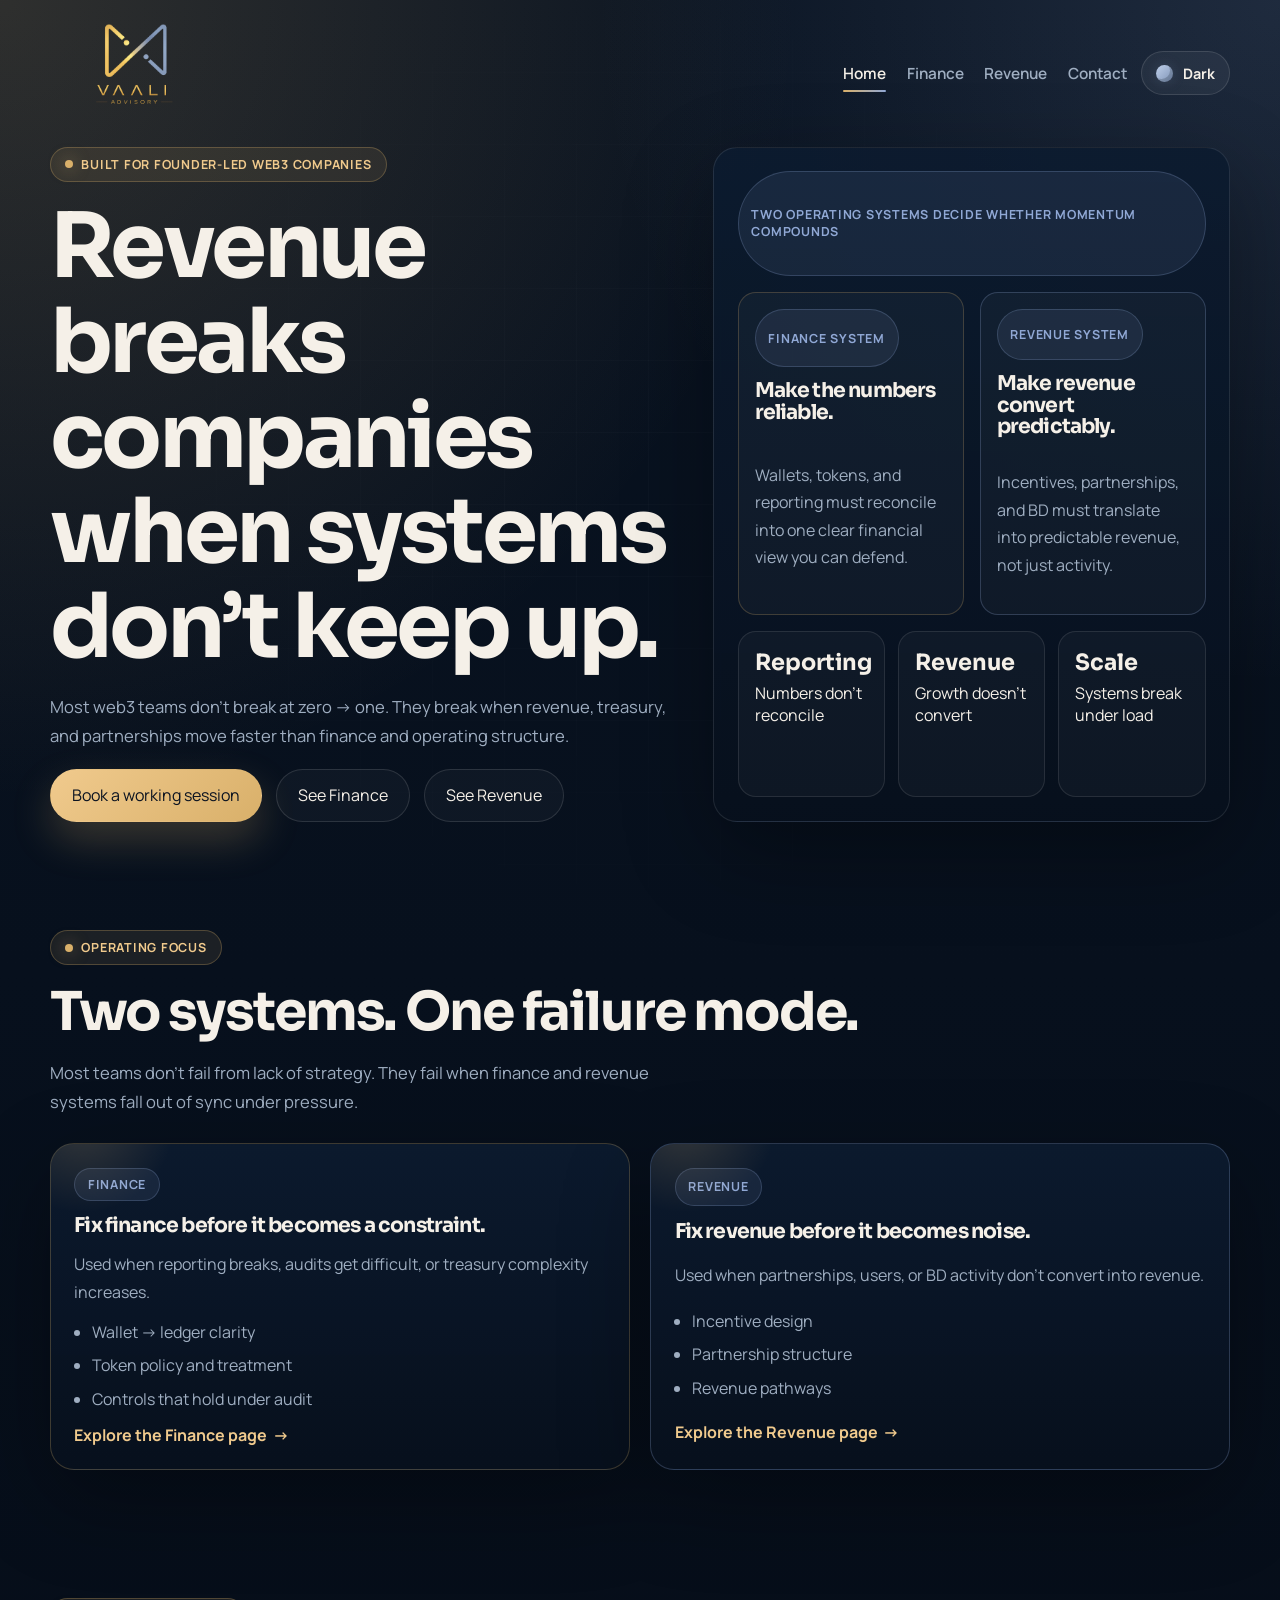
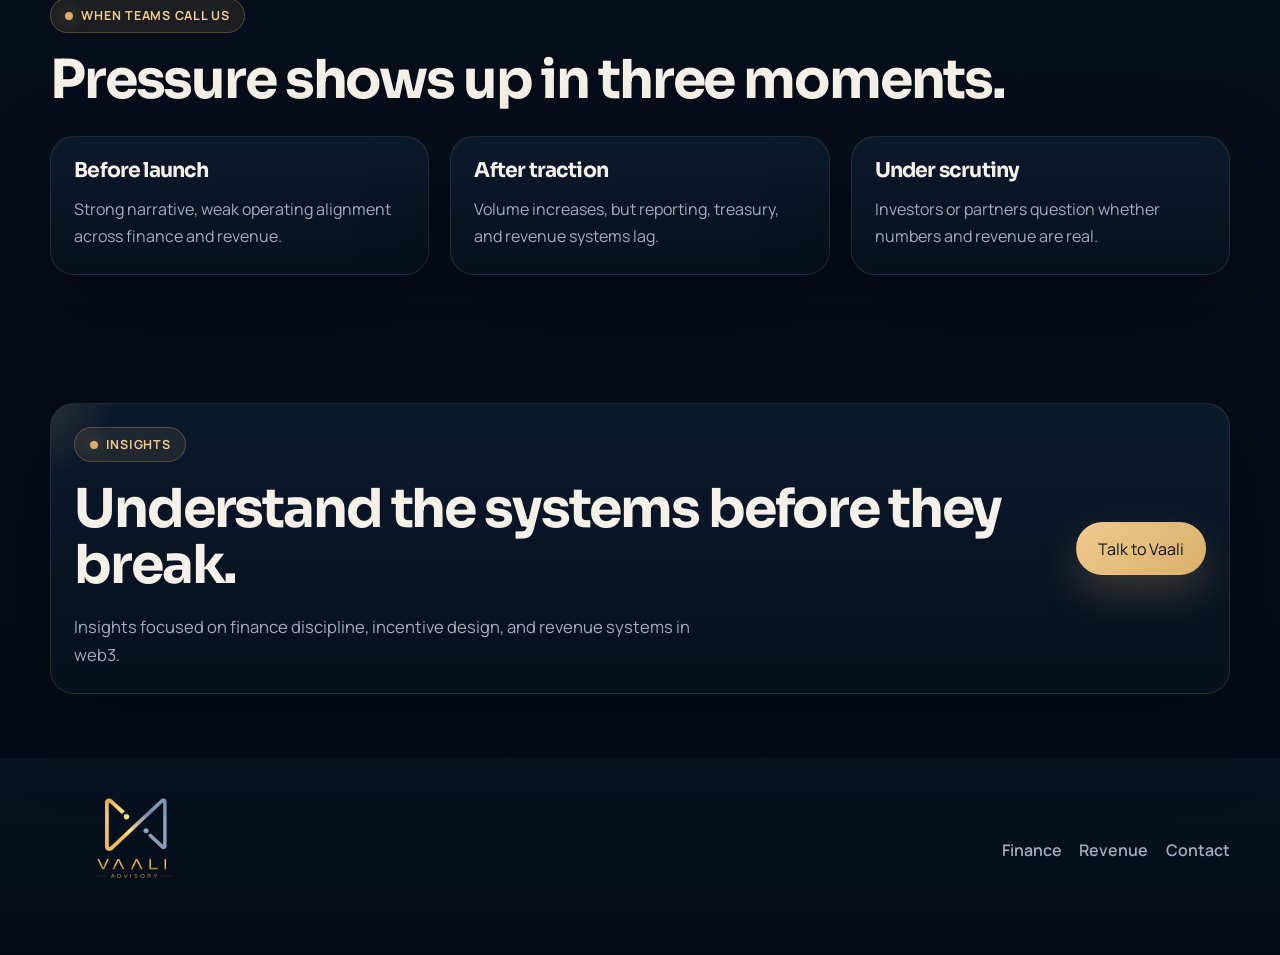
<file: index.html>
<!DOCTYPE html>
<html lang="en">
<head>
  <meta charset="UTF-8">
  <meta name="viewport" content="width=device-width, initial-scale=1.0">
  <title>Finance and Revenue Advisory</title>
  <meta name="description" content="Vaali Advisory helps web3 startups fix finance and revenue systems before scale, audits, and revenue pressure expose weaknesses.">
  <link rel="canonical" href="https://vaaliadvisory.com/">
  <meta property="og:title" content="Finance and Revenue Advisory">
  <meta property="og:description" content="Vaali Advisory helps web3 startups fix finance and revenue systems before scale, audits, and revenue pressure expose weaknesses.">
  <meta property="og:type" content="website">
  <meta property="og:url" content="https://vaaliadvisory.com/">
  <meta property="og:site_name" content="Vaali Advisory">
  <meta property="og:image" content="https://vaaliadvisory.com/assets/vaali-logo-final.png">
  <meta property="og:image:alt" content="Vaali Advisory logo">
  <meta name="twitter:card" content="summary_large_image">
  <meta name="twitter:title" content="Finance and Revenue Advisory">
  <meta name="twitter:description" content="Vaali Advisory helps web3 startups fix finance and revenue systems before scale, audits, and revenue pressure expose weaknesses.">
  <meta name="twitter:image" content="https://vaaliadvisory.com/assets/vaali-logo-final.png">
  <meta name="twitter:image:alt" content="Vaali Advisory logo">
  <link rel="preconnect" href="https://fonts.googleapis.com">
  <link rel="preconnect" href="https://fonts.gstatic.com" crossorigin>
  <link href="https://fonts.googleapis.com/css2?family=Manrope:wght@400;500;600;700;800&family=Sora:wght@500;600;700;800&display=swap" rel="stylesheet">
  <script>
    (() => {
      if (window.location.pathname === "/index" || window.location.pathname === "/index.html") {
        window.location.replace("/");
        return;
      }

      try {
        const savedTheme = localStorage.getItem("vaaliTheme");
        document.documentElement.dataset.theme = savedTheme || "dark";
      } catch (error) {
        document.documentElement.dataset.theme = "dark";
      }
    })();
  </script>
  <link rel="stylesheet" href="styles.css">
</head>
<body>
  <div class="page-shell">
    <header class="site-header">
      <div class="nav-wrap">
        <a class="brand" href="/" aria-label="Vaali Advisory home">
          <img class="brand-logo" src="assets/vaali-logo-final.png" alt="Vaali Advisory">
        </a>
        <div class="nav-actions">
          <nav class="nav-links" data-nav-menu>
            <a class="active" href="/">Home</a>
            <a href="finance">Finance</a>
            <a href="revenue">Revenue</a>
            <a href="contact">Contact</a>
          </nav>
          <button class="theme-toggle" type="button" data-theme-toggle aria-label="Activate light theme" aria-pressed="false">
            <span class="theme-toggle__icon" data-theme-icon aria-hidden="true"></span>
            <span class="theme-toggle__label" data-theme-label>Dark</span>
          </button>
          <button class="nav-toggle" type="button" aria-label="Open navigation" aria-expanded="false" data-nav-toggle>
            <span></span>
            <span></span>
            <span></span>
          </button>
        </div>
      </div>
    </header>

    <main>
      <section class="hero hero-home">
        <div class="container hero-grid">
          <div class="hero-copy fade-up">
            <span class="eyebrow">Built for founder-led web3 companies</span>
            <h1>Revenue breaks companies when systems don’t keep up.</h1>
            <p>
              Most web3 teams don’t break at zero → one.  
              They break when revenue, treasury, and partnerships move faster than finance and operating structure.
            </p>
            <div class="hero-actions">
              <a class="button primary" href="contact">Book a working session</a>
              <a class="button secondary" href="finance">See Finance</a>
              <a class="button secondary" href="revenue">See Revenue</a>
            </div>
          </div>

          <div class="signal-board fade-up">
            <span class="panel-label">Two operating systems decide whether momentum compounds</span>
            <div class="lane-grid">
              <article class="lane-card lane-card--finance">
                <span class="tag">Finance system</span>
                <h3>Make the numbers reliable.</h3>
                <p>Wallets, tokens, and reporting must reconcile into one clear financial view you can defend.</p>
              </article>
              <article class="lane-card lane-card--growth">
                <span class="tag">Revenue system</span>
                <h3>Make revenue convert predictably.</h3>
                <p>Incentives, partnerships, and BD must translate into predictable revenue, not just activity.</p>
              </article>
            </div>
            <div class="signal-metrics">
              <div>
                <strong>Reporting</strong>
                <span>Numbers don't reconcile</span>
              </div>
              <div>
                <strong>Revenue</strong>
                <span>Growth doesn't convert</span>
              </div>
              <div>
                <strong>Scale</strong>
                <span>Systems break under load</span>
              </div>
            </div>
          </div>
        </div>
      </section>

      <section>
        <div class="container">
          <div class="section-heading fade-up">
            <div class="section-intro">
              <span class="eyebrow">Operating focus</span>
              <h2>Two systems. One failure mode.</h2>
              <p>
                Most teams don’t fail from lack of strategy.  
                They fail when finance and revenue systems fall out of sync under pressure.
              </p>
            </div>
          </div>

          <div class="offer-grid">
            <article class="offer-card offer-card--finance fade-up">
              <span class="panel-label">Finance</span>
              <h3>Fix finance before it becomes a constraint.</h3>
              <p>Used when reporting breaks, audits get difficult, or treasury complexity increases.</p>
              <ul class="tight-list">
                <li>Wallet → ledger clarity</li>
                <li>Token policy and treatment</li>
                <li>Controls that hold under audit</li>
              </ul>
              <a class="text-link" href="finance">Explore the Finance page</a>
            </article>

            <article class="offer-card offer-card--growth fade-up">
              <span class="panel-label">Revenue</span>
              <h3>Fix revenue before it becomes noise.</h3>
              <p>Used when partnerships, users, or BD activity don’t convert into revenue.</p>
              <ul class="tight-list">
                <li>Incentive design</li>
                <li>Partnership structure</li>
                <li>Revenue pathways</li>
              </ul>
              <a class="text-link" href="revenue">Explore the Revenue page</a>
            </article>
          </div>
        </div>
      </section>

      <section>
        <div class="container">
          <div class="section-heading fade-up">
            <div class="section-intro">
              <span class="eyebrow">When teams call us</span>
              <h2>Pressure shows up in three moments.</h2>
            </div>
          </div>

          <div class="pressure-grid">
            <article class="pressure-card fade-up">
              <h3>Before launch</h3>
              <p>Strong narrative, weak operating alignment across finance and revenue.</p>
            </article>
            <article class="pressure-card fade-up">
              <h3>After traction</h3>
              <p>Volume increases, but reporting, treasury, and revenue systems lag.</p>
            </article>
            <article class="pressure-card fade-up">
              <h3>Under scrutiny</h3>
              <p>Investors or partners question whether numbers and revenue are real.</p>
            </article>
          </div>
        </div>
      </section>

      <section>
        <div class="container">
          <div class="cta-panel fade-up">
            <div class="cta-copy">
              <span class="eyebrow">Insights</span>
              <h2>Understand the systems before they break.</h2>
              <p>
                Insights focused on finance discipline, incentive design, and revenue systems in web3.
              </p>
            </div>
            <div class="cta-actions">
              <a class="button primary" href="contact">Talk to Vaali</a>
            </div>
          </div>
        </div>
      </section>
    </main>

    <footer class="site-footer">
      <div class="container footer-grid">
        <div>
          <a class="brand" href="/" aria-label="Vaali Advisory home">
            <img class="brand-logo" src="assets/vaali-logo-final.png" alt="Vaali Advisory">
          </a>
        </div>
        <div class="footer-links">
          <a href="finance">Finance</a>
          <a href="revenue">Revenue</a>
          <a href="contact">Contact</a>
        </div>
      </div>
    </footer>
  </div>
  <script src="script.js"></script>
  <button id="backToTop" class="back-to-top">Back to Top</button>
</body>
</html>
</file>
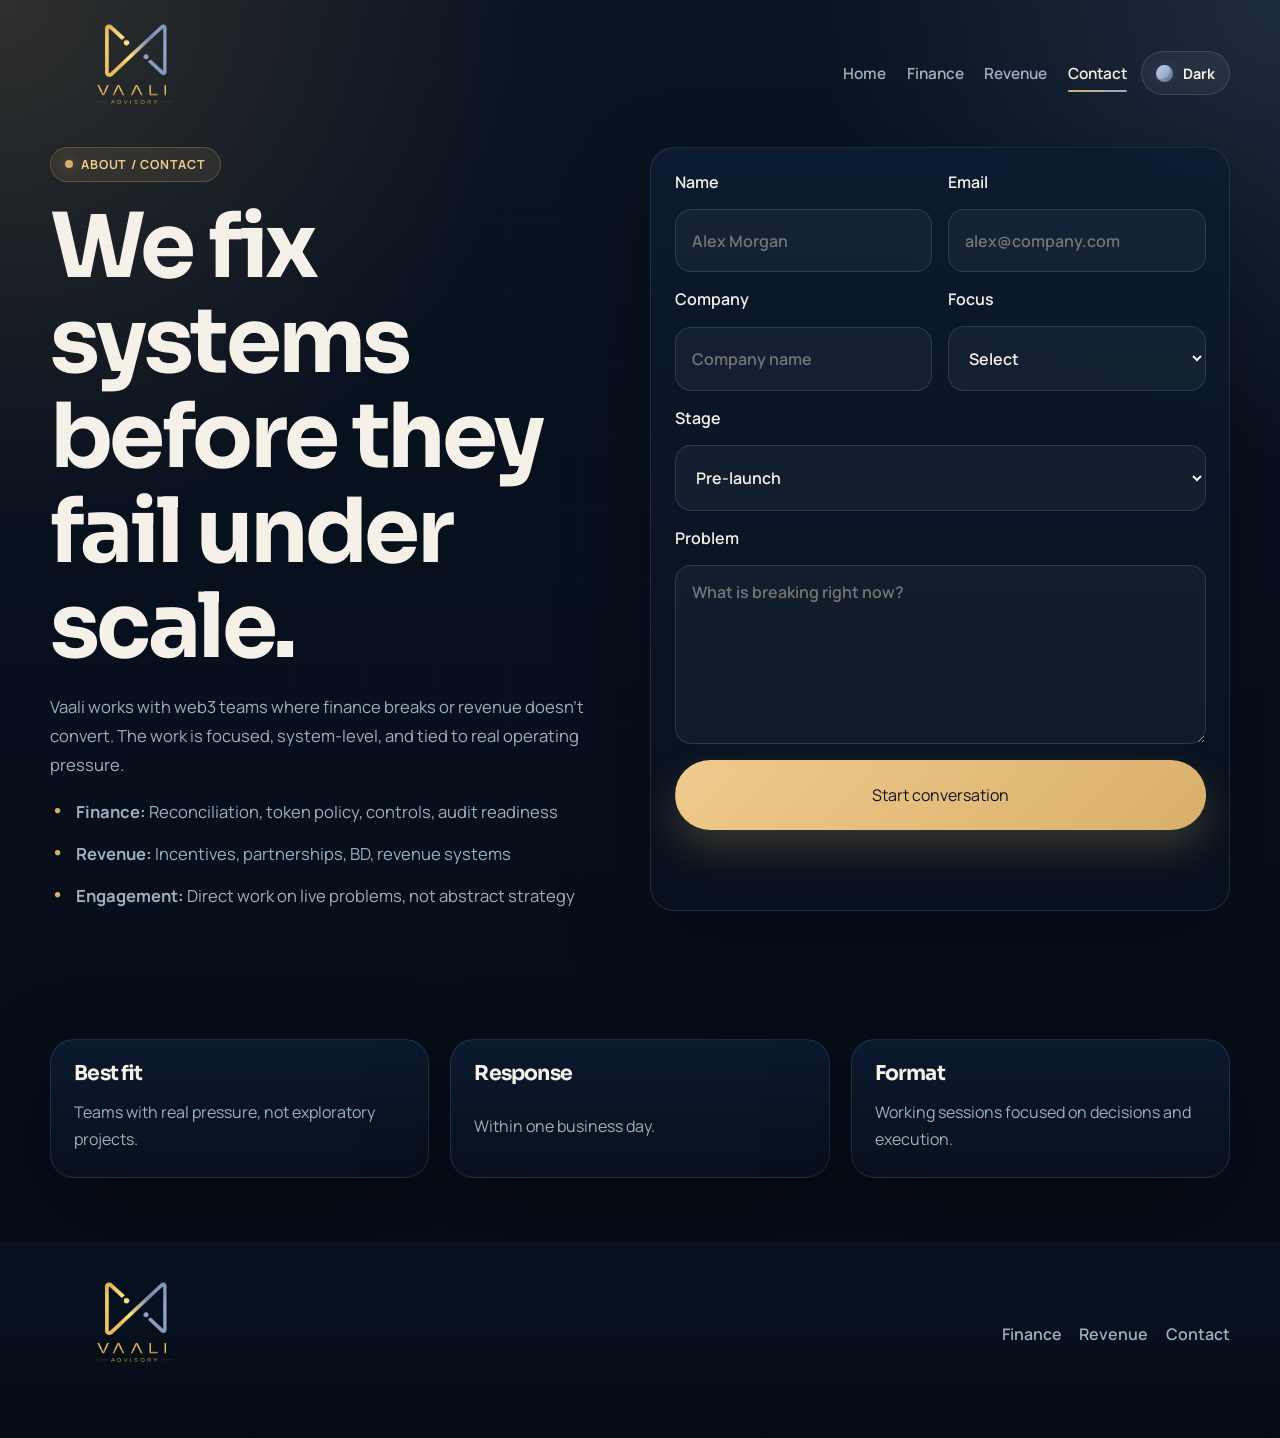
<file: contact.html>
<!DOCTYPE html>
<html lang="en">
<head>
  <meta charset="UTF-8">
  <meta name="viewport" content="width=device-width, initial-scale=1.0">
  <title>Finance and Revenue Advisory</title>
  <meta name="description" content="Work with Vaali Advisory on finance systems and revenue execution for web3 startups.">
  <meta property="og:title" content="Finance and Revenue Advisory">
  <meta property="og:description" content="Work with Vaali Advisory on finance systems and revenue execution for web3 startups.">
  <meta property="og:type" content="website">
  <meta property="og:url" content="https://vaaliadvisory.com/contact">
  <meta property="og:site_name" content="Vaali Advisory">
  <meta property="og:image" content="https://vaaliadvisory.com/assets/vaali-logo-final.png">
  <meta property="og:image:alt" content="Vaali Advisory logo">
  <meta name="twitter:card" content="summary_large_image">
  <meta name="twitter:title" content="Finance and Revenue Advisory">
  <meta name="twitter:description" content="Work with Vaali Advisory on finance systems and revenue execution for web3 startups.">
  <meta name="twitter:image" content="https://vaaliadvisory.com/assets/vaali-logo-final.png">
  <meta name="twitter:image:alt" content="Vaali Advisory logo">
  <link rel="preconnect" href="https://fonts.googleapis.com">
  <link rel="preconnect" href="https://fonts.gstatic.com" crossorigin>
  <link href="https://fonts.googleapis.com/css2?family=Manrope:wght@400;500;600;700;800&family=Sora:wght@500;600;700;800&display=swap" rel="stylesheet">
  <script>
    (() => {
      try {
        const savedTheme = localStorage.getItem("vaaliTheme");
        document.documentElement.dataset.theme = savedTheme || "dark";
      } catch (error) {
        document.documentElement.dataset.theme = "dark";
      }
    })();
  </script>
  <link rel="stylesheet" href="styles.css">
</head>
<body>
  <div class="page-shell">
    <header class="site-header">
      <div class="nav-wrap">
        <a class="brand" href="/" aria-label="Vaali Advisory home">
          <img class="brand-logo" src="assets/vaali-logo-final.png" alt="Vaali Advisory">
        </a>
        <div class="nav-actions">
          <nav class="nav-links" data-nav-menu>
            <a href="/">Home</a>
            <a href="finance">Finance</a>
            <a href="revenue">Revenue</a>
            <a class="active" href="contact">Contact</a>
          </nav>
          <button class="theme-toggle" type="button" data-theme-toggle>
            <span class="theme-toggle__icon"></span>
            <span class="theme-toggle__label">Dark</span>
          </button>
          <button class="nav-toggle" type="button" data-nav-toggle>
            <span></span>
            <span></span>
            <span></span>
          </button>
        </div>
      </div>
    </header>

    <main>
      <!-- HERO (ABOUT + CONTACT) -->
      <section class="page-hero">
        <div class="container contact-grid">
          
          <!-- LEFT SIDE -->
          <div class="hero-copy fade-up">
            <span class="eyebrow">About / Contact</span>
            
            <h1>We fix systems before they fail under scale.</h1>
            
            <p>
              Vaali works with web3 teams where finance breaks or revenue doesn’t convert.  
              The work is focused, system-level, and tied to real operating pressure.
            </p>

            <div class="checklist">
              <div><p><strong>Finance:</strong> Reconciliation, token policy, controls, audit readiness</p></div>
              <div><p><strong>Revenue:</strong> Incentives, partnerships, BD, revenue systems</p></div>
              <div><p><strong>Engagement:</strong> Direct work on live problems, not abstract strategy</p></div>
            </div>
          </div>

          <!-- RIGHT SIDE FORM -->
          <div class="contact-card fade-up">
            <form class="contact-form" action="https://formspree.io/f/mjgjlwlq" method="POST">

              <div class="field-row">
                <label>
                  Name
                  <input type="text" name="name" placeholder="Alex Morgan" required>
                </label>
                <label>
                  Email
                  <input type="email" name="email" placeholder="alex@company.com" required>
                </label>
              </div>

              <div class="field-row">
                <label>
                  Company
                  <input type="text" name="company" placeholder="Company name" required>
                </label>
                <label>
                  Focus
                  <select name="service" required>
                    <option value="">Select</option>
                    <option>Finance</option>
                    <option>Revenue</option>
                    <option>Both</option>
                  </select>
                </label>
              </div>

              <label>
                Stage
                <select name="stage">
                  <option>Pre-launch</option>
                  <option>Launching</option>
                  <option>Scaling</option>
                  <option>Reset</option>
                </select>
              </label>

              <label>
                Problem
                <textarea name="message" placeholder="What is breaking right now?" required></textarea>
              </label>

              <button class="button primary" type="submit">Start conversation</button>
              <div class="form-message" data-form-message></div>
            </form>
          </div>

        </div>
      </section>

      <!-- EXPECTATIONS -->
      <section>
        <div class="container cards-3">
          <article class="contact-card fade-up">
            <h3>Best fit</h3>
            <p>Teams with real pressure, not exploratory projects.</p>
          </article>

          <article class="contact-card fade-up">
            <h3>Response</h3>
            <p>Within one business day.</p>
          </article>

          <article class="contact-card fade-up">
            <h3>Format</h3>
            <p>Working sessions focused on decisions and execution.</p>
          </article>
        </div>
      </section>
    </main>

    <footer class="site-footer">
      <div class="container footer-grid">
        <div>
          <a class="brand" href="/">
            <img class="brand-logo" src="assets/vaali-logo-final.png" alt="Vaali Advisory">
          </a>
        </div>
        <div class="footer-links">
          <a href="finance">Finance</a>
          <a href="revenue">Revenue</a>
          <a href="contact">Contact</a>
        </div>
      </div>
    </footer>
  </div>

  <script src="script.js"></script>
  <button id="backToTop" class="back-to-top">Back to Top</button>
</body>
</html>
</file>
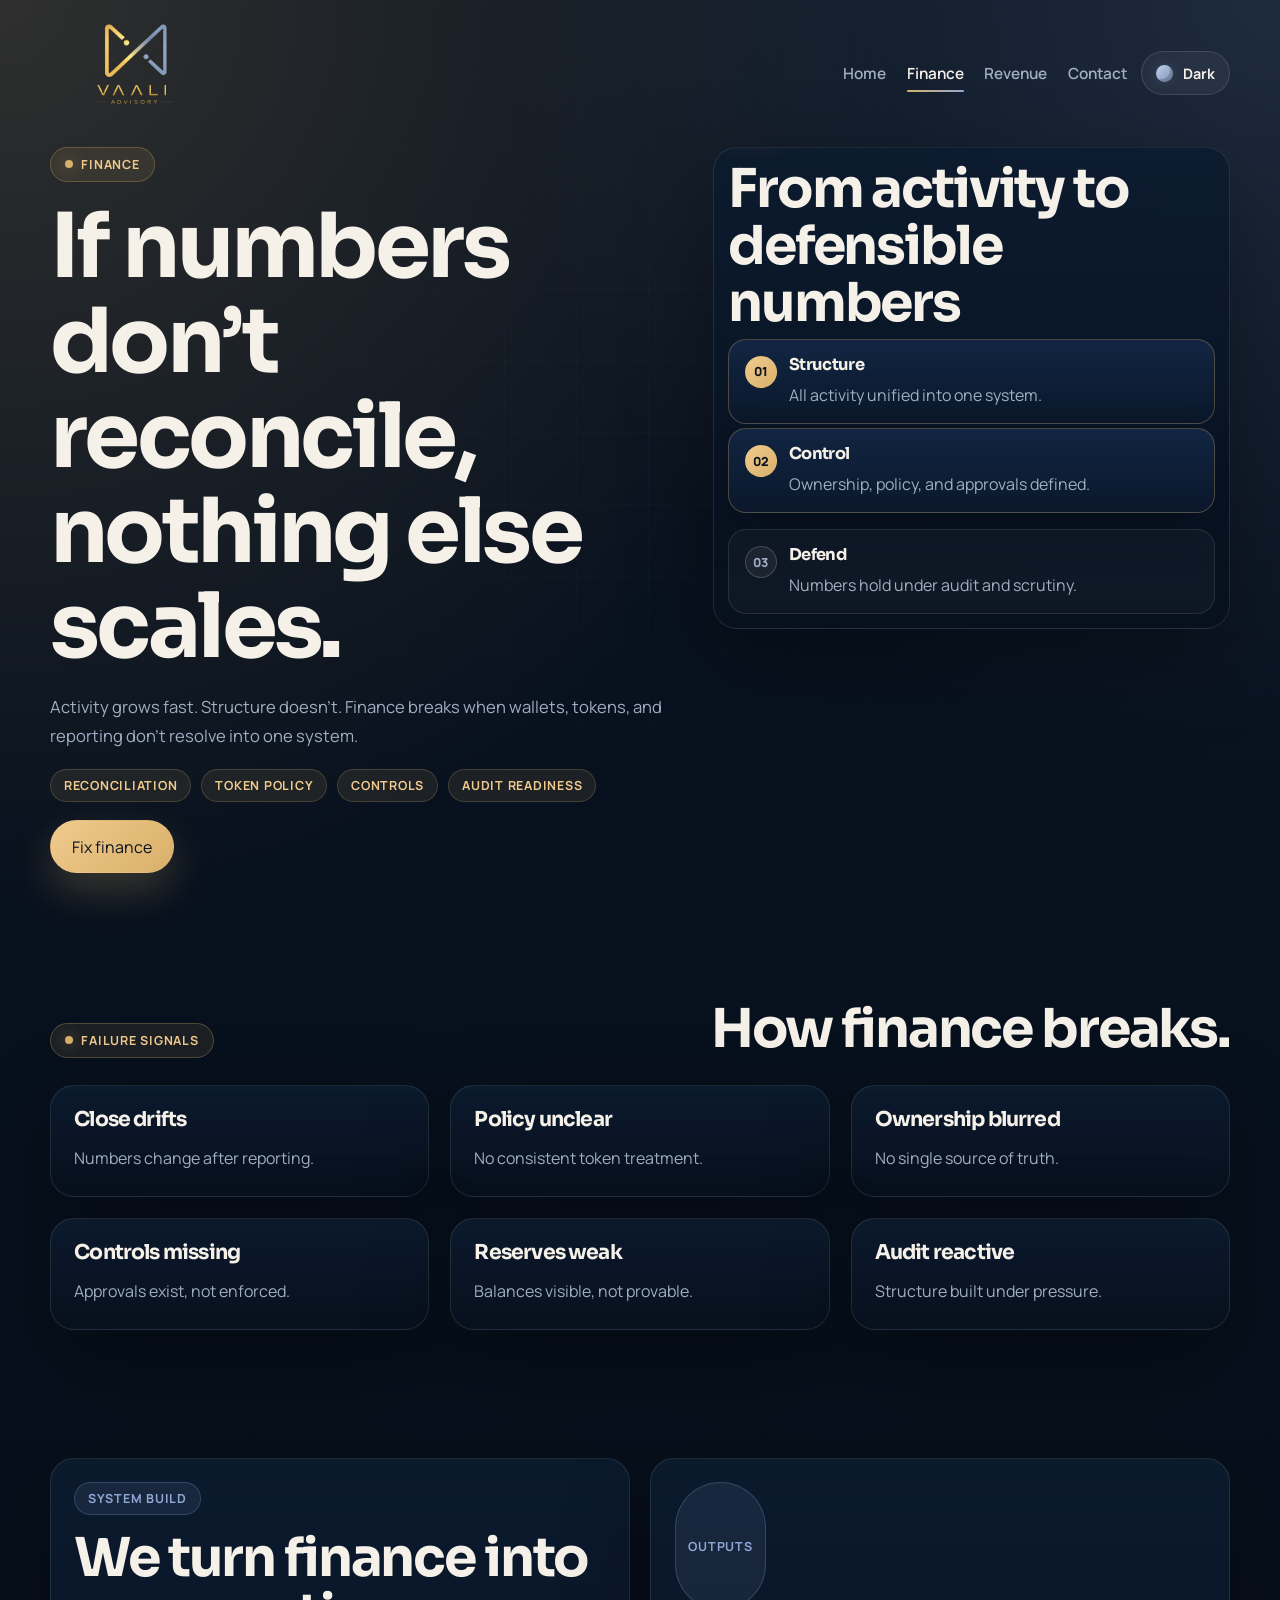
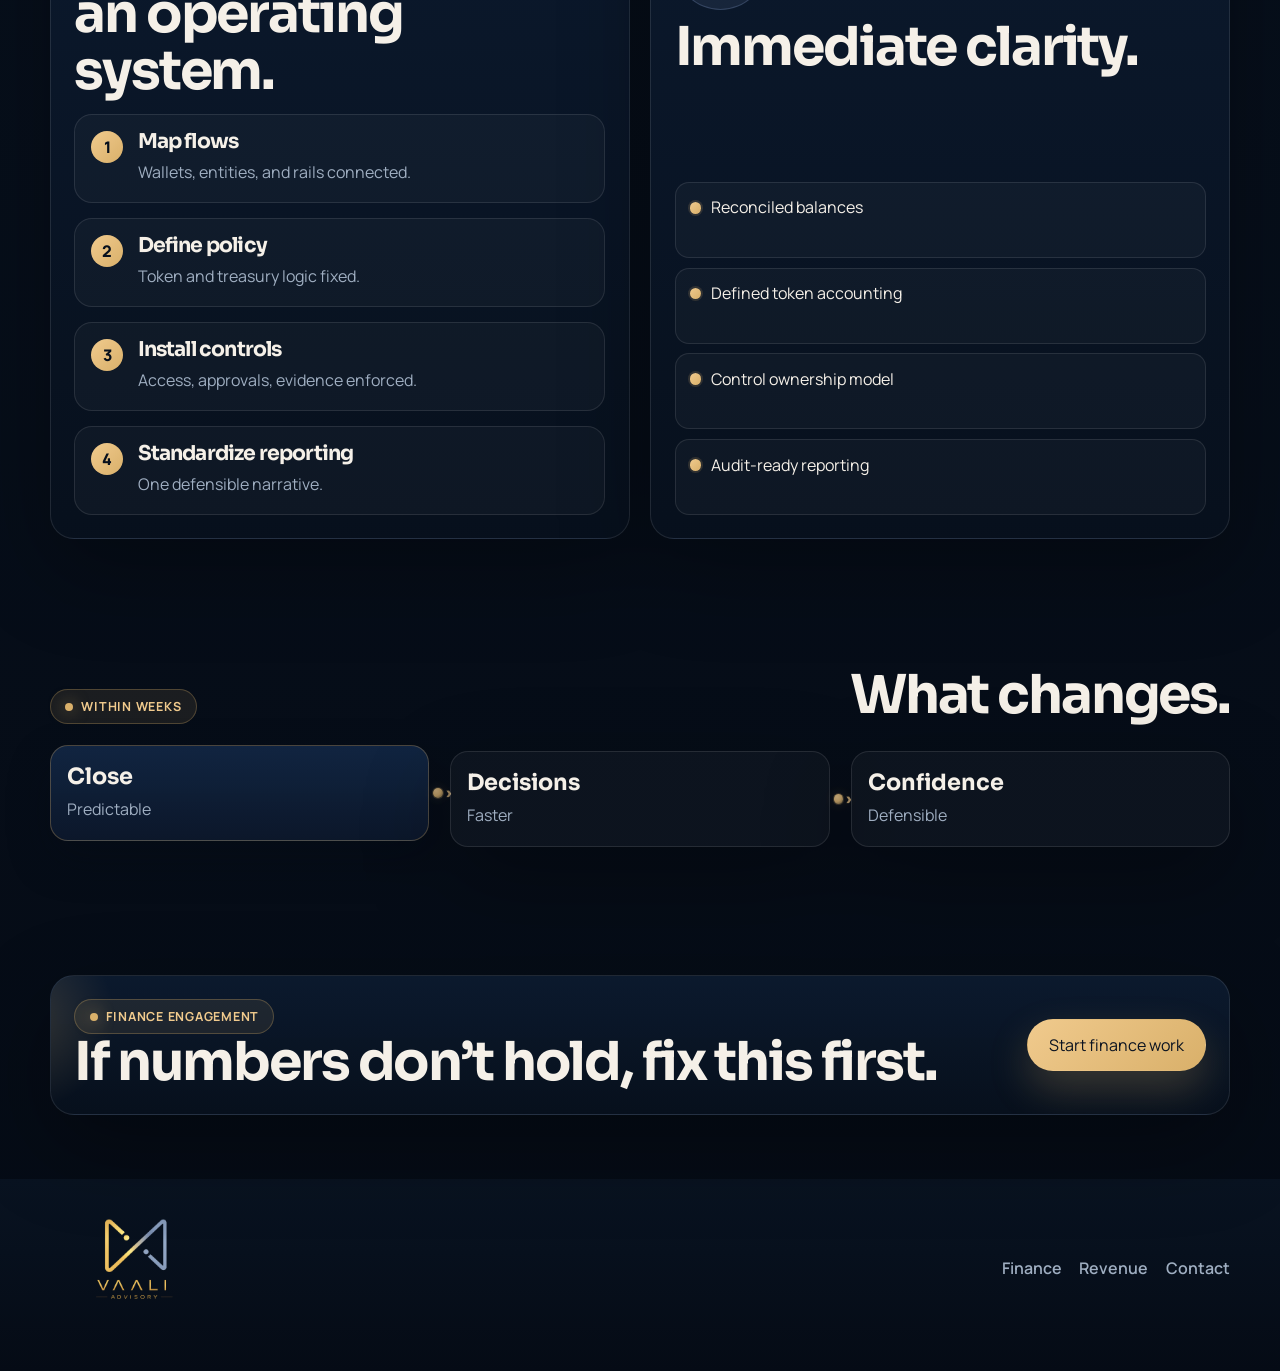
<file: finance.html>
<!DOCTYPE html>
<html lang="en">
<head>
  <meta charset="UTF-8">
  <meta name="viewport" content="width=device-width, initial-scale=1.0">
  <title>Finance and Revenue Advisory</title>
  <meta name="description" content="Fix finance systems before scale exposes weaknesses. Reconciliation, policy, controls, and audit-ready reporting for web3 companies.">
  <meta property="og:title" content="Finance and Revenue Advisory">
  <meta property="og:description" content="Fix finance systems before scale exposes weaknesses. Reconciliation, policy, controls, and audit-ready reporting for web3 companies.">
  <meta property="og:type" content="website">
  <meta property="og:url" content="https://vaaliadvisory.com/finance">
  <meta property="og:site_name" content="Vaali Advisory">
  <meta property="og:image" content="https://vaaliadvisory.com/assets/vaali-logo-final.png">
  <meta property="og:image:alt" content="Vaali Advisory logo">
  <meta name="twitter:card" content="summary_large_image">
  <meta name="twitter:title" content="Finance and Revenue Advisory">
  <meta name="twitter:description" content="Fix finance systems before scale exposes weaknesses. Reconciliation, policy, controls, and audit-ready reporting for web3 companies.">
  <meta name="twitter:image" content="https://vaaliadvisory.com/assets/vaali-logo-final.png">
  <meta name="twitter:image:alt" content="Vaali Advisory logo">

  <link rel="preconnect" href="https://fonts.googleapis.com">
  <link rel="preconnect" href="https://fonts.gstatic.com" crossorigin>
  <link href="https://fonts.googleapis.com/css2?family=Manrope:wght@400;500;600;700;800&family=Sora:wght@500;600;700;800&display=swap" rel="stylesheet">

  <script>
    (() => {
      try {
        const savedTheme = localStorage.getItem("vaaliTheme");
        document.documentElement.dataset.theme = savedTheme || "dark";
      } catch (error) {
        document.documentElement.dataset.theme = "dark";
      }
    })();
  </script>

  <link rel="stylesheet" href="styles.css">
</head>

<body>
<div class="page-shell">

  <!-- HEADER -->
  <header class="site-header">
    <div class="nav-wrap">
      <a class="brand" href="/">
        <img class="brand-logo" src="assets/vaali-logo-final.png" alt="Vaali Advisory">
      </a>

      <div class="nav-actions">
        <nav class="nav-links">
          <a href="/">Home</a>
          <a class="active" href="finance">Finance</a>
          <a href="revenue">Revenue</a>
          <a href="contact">Contact</a>
        </nav>

        <button class="theme-toggle" data-theme-toggle>
          <span class="theme-toggle__icon"></span>
          <span class="theme-toggle__label" data-theme-label>Dark</span>
        </button>

        <button class="nav-toggle" data-nav-toggle>
          <span></span><span></span><span></span>
        </button>
      </div>
    </div>
  </header>

  <main>

    <!-- HERO -->
    <section class="page-hero offer-hero offer-hero--finance">
      <div class="container hero-grid">

        <div class="hero-copy">
          <span class="eyebrow">Finance</span>
          <h1>If numbers don’t reconcile, nothing else scales.</h1>
          <p>Activity grows fast. Structure doesn’t. Finance breaks when wallets, tokens, and reporting don’t resolve into one system.</p>

          <div class="tag-row">
            <span class="tag">Reconciliation</span>
            <span class="tag">Token policy</span>
            <span class="tag">Controls</span>
            <span class="tag">Audit readiness</span>
          </div>

          <div class="hero-actions">
            <a class="button primary" href="contact">Fix finance</a>
          </div>
        </div>

        <!-- FIXED SYSTEM -->
        <div class="workflow-card workflow-card--finance" data-workflow data-workflow-interval="2000">
          <div class="workflow-head compact">
            <h2>From activity to defensible numbers</h2>
          </div>
          <div class="workflow-track">
            <article class="workflow-step" data-workflow-step>
              <span class="workflow-index">01</span>
              <h3>Structure</h3>
              <p class="step-summary">All activity unified into one system.</p>
            </article>
            <article class="workflow-step" data-workflow-step>
              <span class="workflow-index">02</span>
              <h3>Control</h3>
              <p class="step-summary">Ownership, policy, and approvals defined.</p>
            </article>
            <article class="workflow-step" data-workflow-step>
              <span class="workflow-index">03</span>
              <h3>Defend</h3>
              <p class="step-summary">Numbers hold under audit and scrutiny.</p>
            </article>
          </div>
        </div>

      </div>
    </section>

    <!-- FAILURE -->
    <section>
      <div class="container">

        <div class="section-heading">
          <span class="eyebrow">Failure signals</span>
          <h2>How finance breaks.</h2>
        </div>

        <div class="pressure-grid">

          <article class="pressure-card">
            <h3>Close drifts</h3>
            <p>Numbers change after reporting.</p>
          </article>

          <article class="pressure-card">
            <h3>Policy unclear</h3>
            <p>No consistent token treatment.</p>
          </article>

          <article class="pressure-card">
            <h3>Ownership blurred</h3>
            <p>No single source of truth.</p>
          </article>

          <article class="pressure-card">
            <h3>Controls missing</h3>
            <p>Approvals exist, not enforced.</p>
          </article>

          <article class="pressure-card">
            <h3>Reserves weak</h3>
            <p>Balances visible, not provable.</p>
          </article>

          <article class="pressure-card">
            <h3>Audit reactive</h3>
            <p>Structure built under pressure.</p>
          </article>

        </div>
      </div>
    </section>

    <!-- WHAT VAALI DOES -->
    <section>
      <div class="container split-grid">

        <div class="detail-card">
          <span class="panel-label">System build</span>
          <h2>We turn finance into an operating system.</h2>

          <div class="process-list">
            <div class="process-step">
              <h3>Map flows</h3>
              <p>Wallets, entities, and rails connected.</p>
            </div>

            <div class="process-step">
              <h3>Define policy</h3>
              <p>Token and treasury logic fixed.</p>
            </div>

            <div class="process-step">
              <h3>Install controls</h3>
              <p>Access, approvals, evidence enforced.</p>
            </div>

            <div class="process-step">
              <h3>Standardize reporting</h3>
              <p>One defensible narrative.</p>
            </div>
          </div>
        </div>

        <div class="detail-card detail-card--outputs">
          <span class="panel-label">Outputs</span>
          <h2>Immediate clarity.</h2>

          <ul class="outputs-list">
            <li>Reconciled balances</li>
            <li>Defined token accounting</li>
            <li>Control ownership model</li>
            <li>Audit-ready reporting</li>
          </ul>
        </div>

      </div>
    </section>

    <!-- IMPACT -->
    <section>
      <div class="container">

        <div class="section-heading">
          <span class="eyebrow">Within weeks</span>
          <h2>What changes.</h2>
        </div>

        <div class="cards-3" data-workflow data-workflow-interval="2000">
          <article class="summary-card" data-workflow-step>
            <strong>Close</strong>
            <p>Predictable</p>
          </article>

          <article class="summary-card" data-workflow-step>
            <strong>Decisions</strong>
            <p>Faster</p>
          </article>

          <article class="summary-card" data-workflow-step>
            <strong>Confidence</strong>
            <p>Defensible</p>
          </article>
        </div>

      </div>
    </section>

    <!-- CTA -->
    <section>
      <div class="container">

        <div class="cta-panel">
          <div>
            <span class="eyebrow">Finance engagement</span>
            <h2>If numbers don’t hold, fix this first.</h2>
          </div>

          <a class="button primary" href="contact">
            Start finance work
          </a>
        </div>

      </div>
    </section>

  </main>

  <!-- FOOTER -->
  <footer class="site-footer">
    <div class="container footer-grid">
      <a class="brand" href="/">
        <img class="brand-logo" src="assets/vaali-logo-final.png">
      </a>

      <div class="footer-links">
        <a href="finance">Finance</a>
        <a href="revenue">Revenue</a>
        <a href="contact">Contact</a>
      </div>
    </div>
  </footer>

</div>

<script src="script.js"></script>
  <button id="backToTop" class="back-to-top">Back to Top</button>
</body>
</html>
</file>
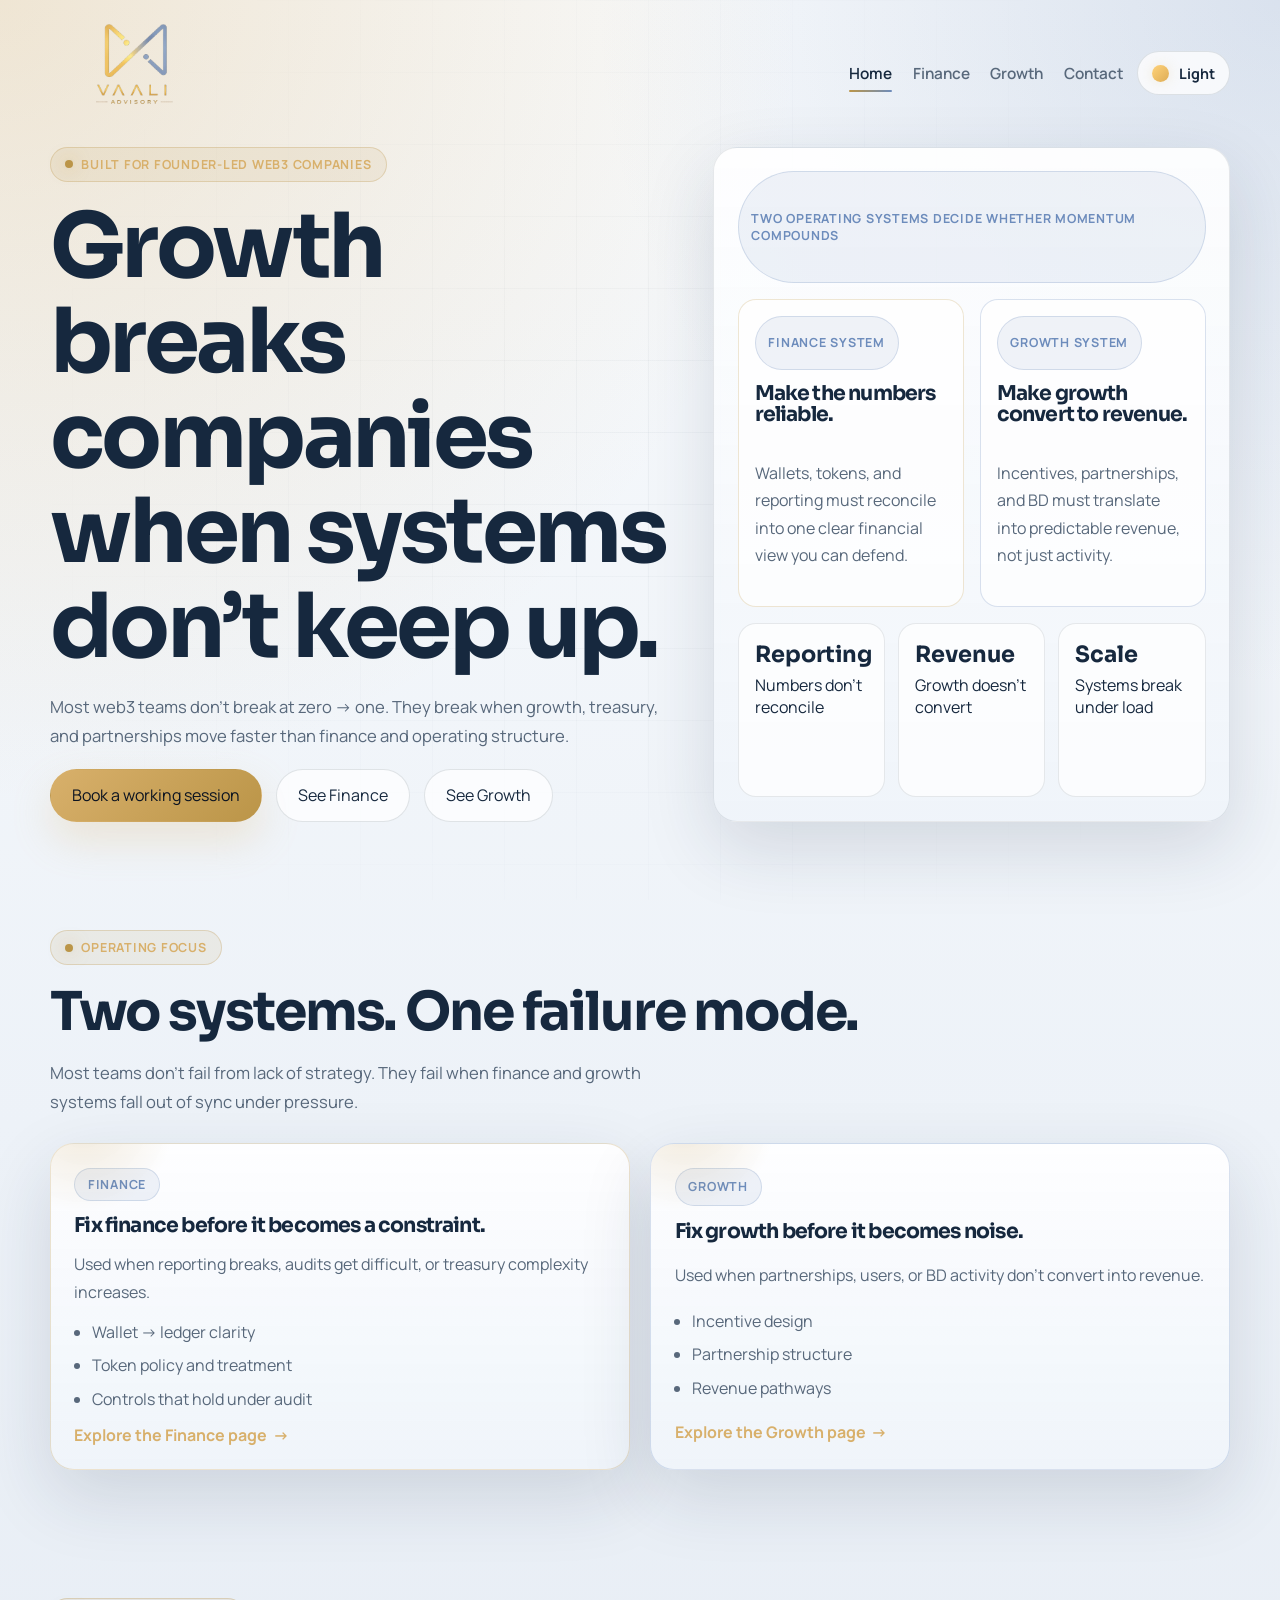
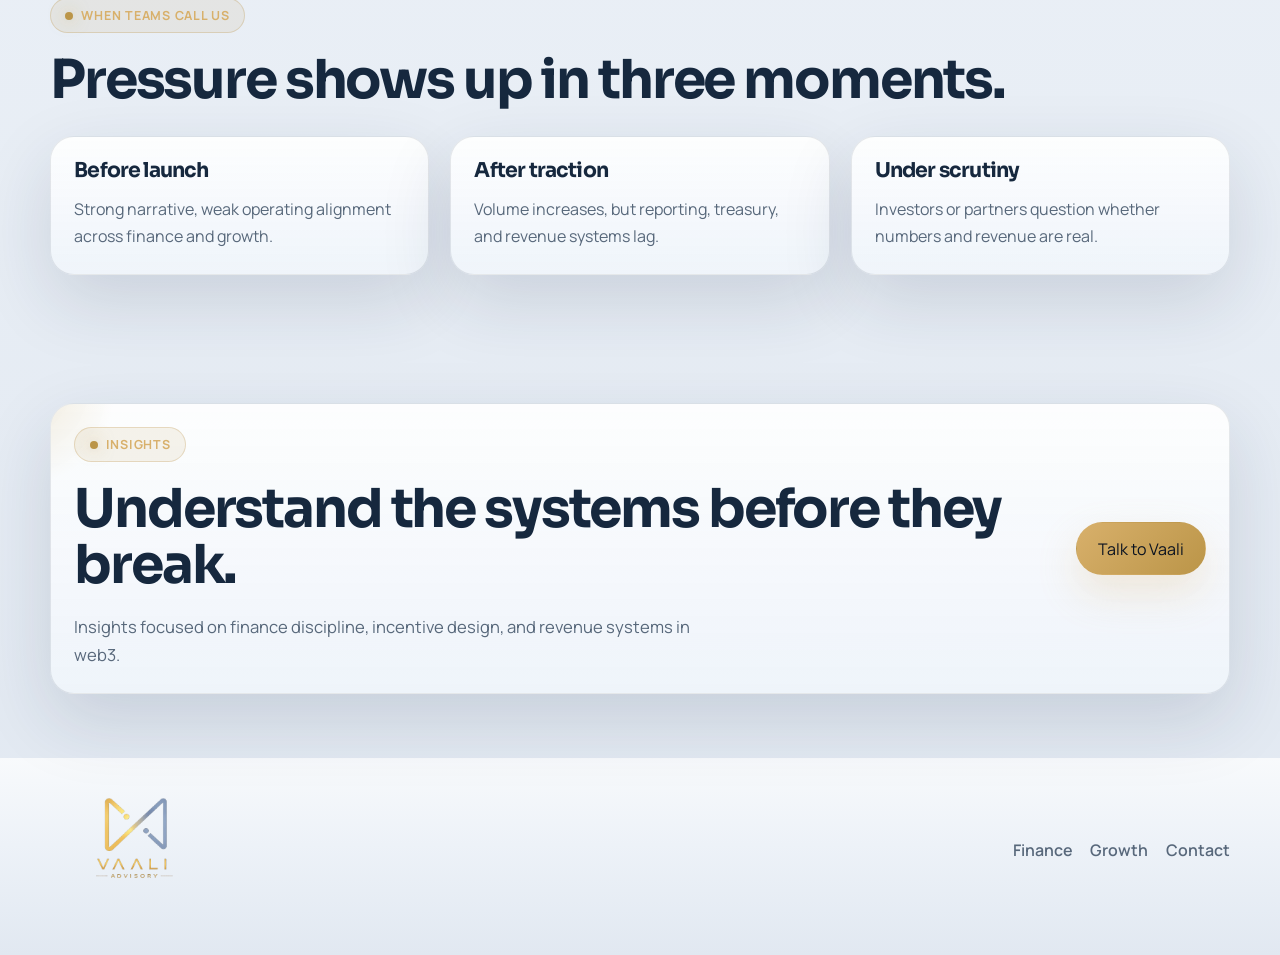
<file: home.html>
<!DOCTYPE html>
<html lang="en">
<head>
  <meta charset="UTF-8">
  <meta name="viewport" content="width=device-width, initial-scale=1.0">
  <title>Vaali Advisory | Finance Discipline and Growth Systems for Web3</title>
  <meta name="description" content="Vaali Advisory helps web3 startups fix finance and growth systems before scale, audits, and revenue pressure expose weaknesses.">
  <link rel="preconnect" href="https://fonts.googleapis.com">
  <link rel="preconnect" href="https://fonts.gstatic.com" crossorigin>
  <link href="https://fonts.googleapis.com/css2?family=Manrope:wght@400;500;600;700;800&family=Sora:wght@500;600;700;800&display=swap" rel="stylesheet">
  <script>
    (() => {
      try {
        const savedTheme = localStorage.getItem("vaaliTheme");
        const systemTheme = window.matchMedia("(prefers-color-scheme: light)").matches ? "light" : "dark";
        document.documentElement.dataset.theme = savedTheme || systemTheme;
      } catch (error) {
        document.documentElement.dataset.theme = "dark";
      }
    })();
  </script>
  <link rel="stylesheet" href="styles.css">
</head>
<body>
  <div class="page-shell">
    <header class="site-header">
      <div class="nav-wrap">
        <a class="brand" href="home.html" aria-label="Vaali Advisory home">
          <img class="brand-logo" src="assets/vaali-logo-final.png" alt="Vaali Advisory">
        </a>
        <div class="nav-actions">
          <nav class="nav-links" data-nav-menu>
            <a class="active" href="home.html">Home</a>
            <a href="finance.html">Finance</a>
            <a href="growth.html">Growth</a>
            <a href="contact.html">Contact</a>
          </nav>
          <button class="theme-toggle" type="button" data-theme-toggle aria-label="Activate light theme" aria-pressed="false">
            <span class="theme-toggle__icon" data-theme-icon aria-hidden="true"></span>
            <span class="theme-toggle__label" data-theme-label>Dark</span>
          </button>
          <button class="nav-toggle" type="button" aria-label="Open navigation" aria-expanded="false" data-nav-toggle>
            <span></span>
            <span></span>
            <span></span>
          </button>
        </div>
      </div>
    </header>

    <main>
      <section class="hero hero-home">
        <div class="container hero-grid">
          <div class="hero-copy fade-up">
            <span class="eyebrow">Built for founder-led web3 companies</span>
            <h1>Growth breaks companies when systems don’t keep up.</h1>
            <p>
              Most web3 teams don’t break at zero → one.  
              They break when growth, treasury, and partnerships move faster than finance and operating structure.
            </p>
            <div class="hero-actions">
              <a class="button primary" href="contact.html">Book a working session</a>
              <a class="button secondary" href="finance.html">See Finance</a>
              <a class="button secondary" href="growth.html">See Growth</a>
            </div>
          </div>

          <div class="signal-board fade-up">
            <span class="panel-label">Two operating systems decide whether momentum compounds</span>
            <div class="lane-grid">
              <article class="lane-card lane-card--finance">
                <span class="tag">Finance system</span>
                <h3>Make the numbers reliable.</h3>
                <p>Wallets, tokens, and reporting must reconcile into one clear financial view you can defend.</p>
              </article>
              <article class="lane-card lane-card--growth">
                <span class="tag">Growth system</span>
                <h3>Make growth convert to revenue.</h3>
                <p>Incentives, partnerships, and BD must translate into predictable revenue, not just activity.</p>
              </article>
            </div>
            <div class="signal-metrics">
              <div>
                <strong>Reporting</strong>
                <span>Numbers don't reconcile</span>
              </div>
              <div>
                <strong>Revenue</strong>
                <span>Growth doesn't convert</span>
              </div>
              <div>
                <strong>Scale</strong>
                <span>Systems break under load</span>
              </div>
            </div>
          </div>
        </div>
      </section>

      <section>
        <div class="container">
          <div class="section-heading fade-up">
            <div class="section-intro">
              <span class="eyebrow">Operating focus</span>
              <h2>Two systems. One failure mode.</h2>
              <p>
                Most teams don’t fail from lack of strategy.  
                They fail when finance and growth systems fall out of sync under pressure.
              </p>
            </div>
          </div>

          <div class="offer-grid">
            <article class="offer-card offer-card--finance fade-up">
              <span class="panel-label">Finance</span>
              <h3>Fix finance before it becomes a constraint.</h3>
              <p>Used when reporting breaks, audits get difficult, or treasury complexity increases.</p>
              <ul class="tight-list">
                <li>Wallet → ledger clarity</li>
                <li>Token policy and treatment</li>
                <li>Controls that hold under audit</li>
              </ul>
              <a class="text-link" href="finance.html">Explore the Finance page</a>
            </article>

            <article class="offer-card offer-card--growth fade-up">
              <span class="panel-label">Growth</span>
              <h3>Fix growth before it becomes noise.</h3>
              <p>Used when partnerships, users, or BD activity don’t convert into revenue.</p>
              <ul class="tight-list">
                <li>Incentive design</li>
                <li>Partnership structure</li>
                <li>Revenue pathways</li>
              </ul>
              <a class="text-link" href="growth.html">Explore the Growth page</a>
            </article>
          </div>
        </div>
      </section>

      <section>
        <div class="container">
          <div class="section-heading fade-up">
            <div class="section-intro">
              <span class="eyebrow">When teams call us</span>
              <h2>Pressure shows up in three moments.</h2>
            </div>
          </div>

          <div class="pressure-grid">
            <article class="pressure-card fade-up">
              <h3>Before launch</h3>
              <p>Strong narrative, weak operating alignment across finance and growth.</p>
            </article>
            <article class="pressure-card fade-up">
              <h3>After traction</h3>
              <p>Volume increases, but reporting, treasury, and revenue systems lag.</p>
            </article>
            <article class="pressure-card fade-up">
              <h3>Under scrutiny</h3>
              <p>Investors or partners question whether numbers and revenue are real.</p>
            </article>
          </div>
        </div>
      </section>

      <section>
        <div class="container">
          <div class="cta-panel fade-up">
            <div class="cta-copy">
              <span class="eyebrow">Insights</span>
              <h2>Understand the systems before they break.</h2>
              <p>
                Insights focused on finance discipline, incentive design, and revenue systems in web3.
              </p>
            </div>
            <div class="cta-actions">
              <a class="button primary" href="contact.html">Talk to Vaali</a>
            </div>
          </div>
        </div>
      </section>
    </main>

    <footer class="site-footer">
      <div class="container footer-grid">
        <div>
          <a class="brand" href="home.html" aria-label="Vaali Advisory home">
            <img class="brand-logo" src="assets/vaali-logo-final.png" alt="Vaali Advisory">
          </a>
        </div>
        <div class="footer-links">
          <a href="finance.html">Finance</a>
          <a href="growth.html">Growth</a>
          <a href="contact.html">Contact</a>
        </div>
      </div>
    </footer>
  </div>
  <script src="script.js"></script>
</body>
</html>
</file>
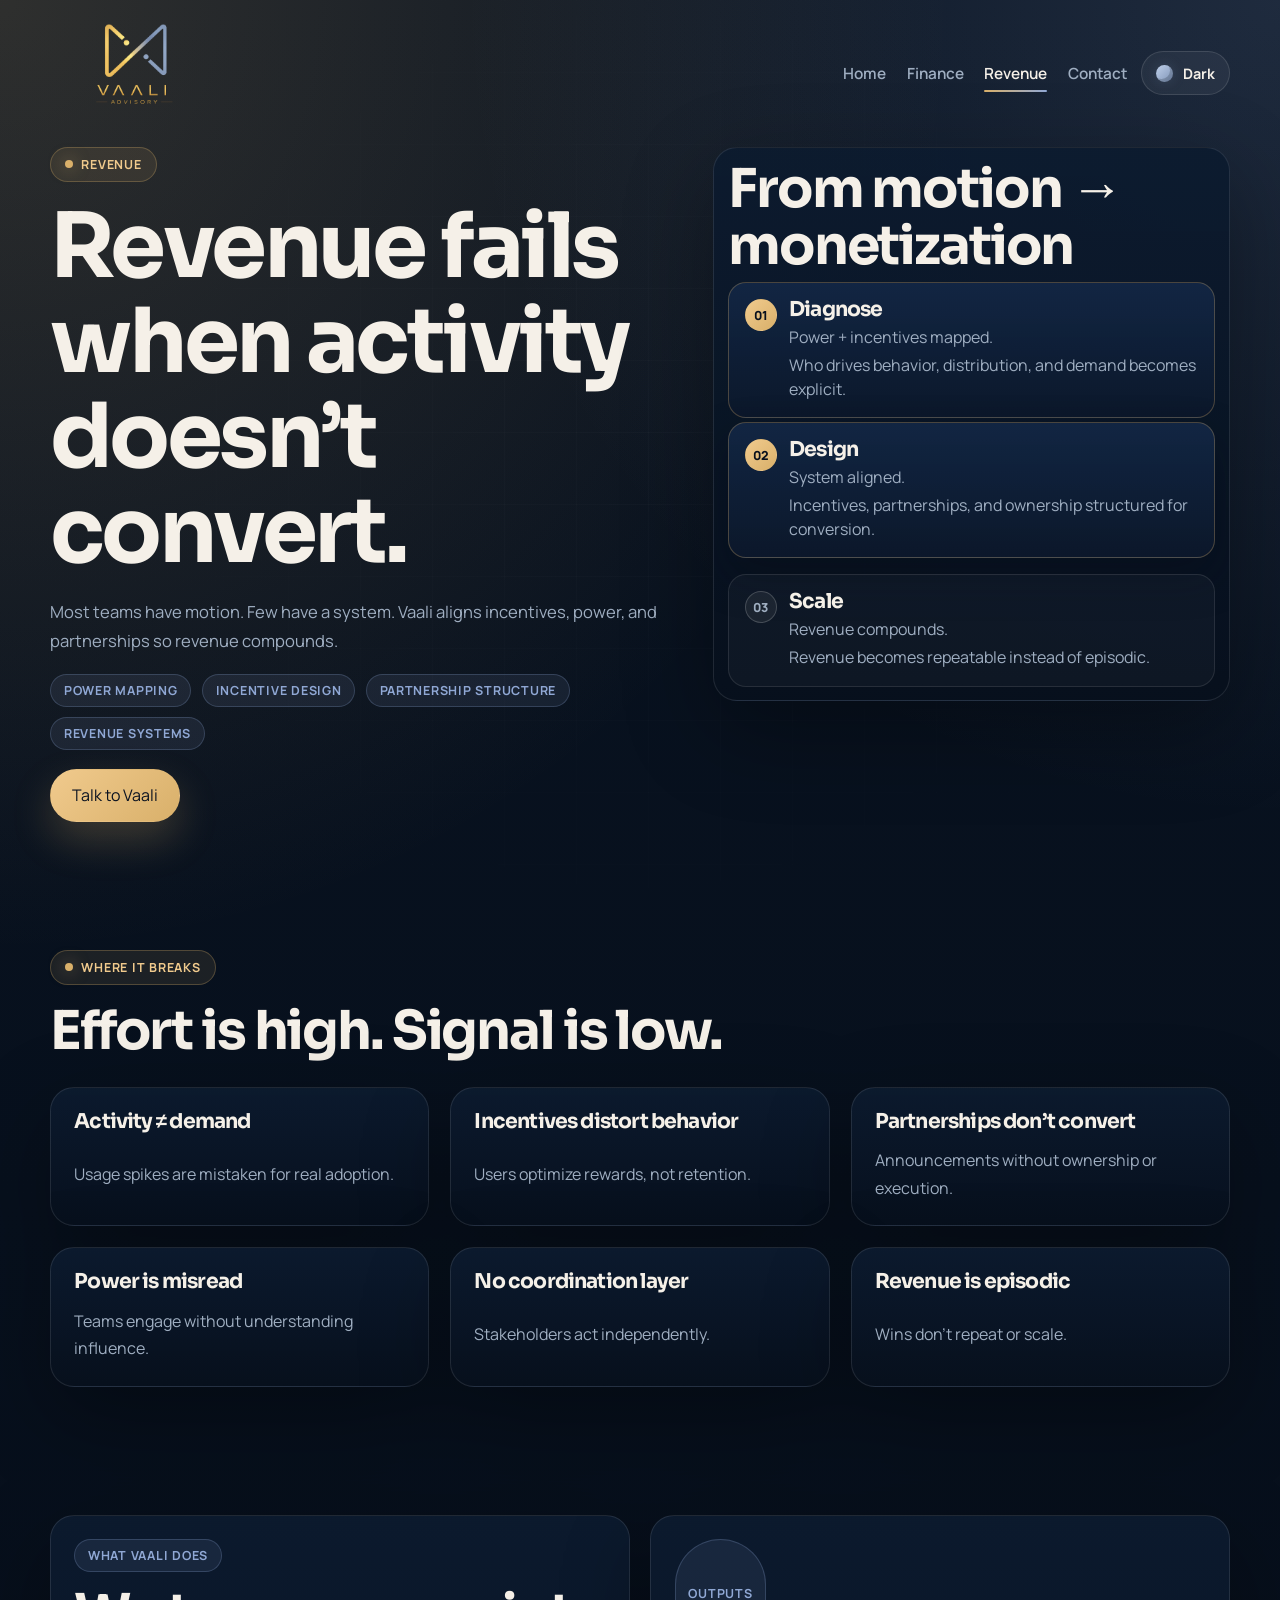
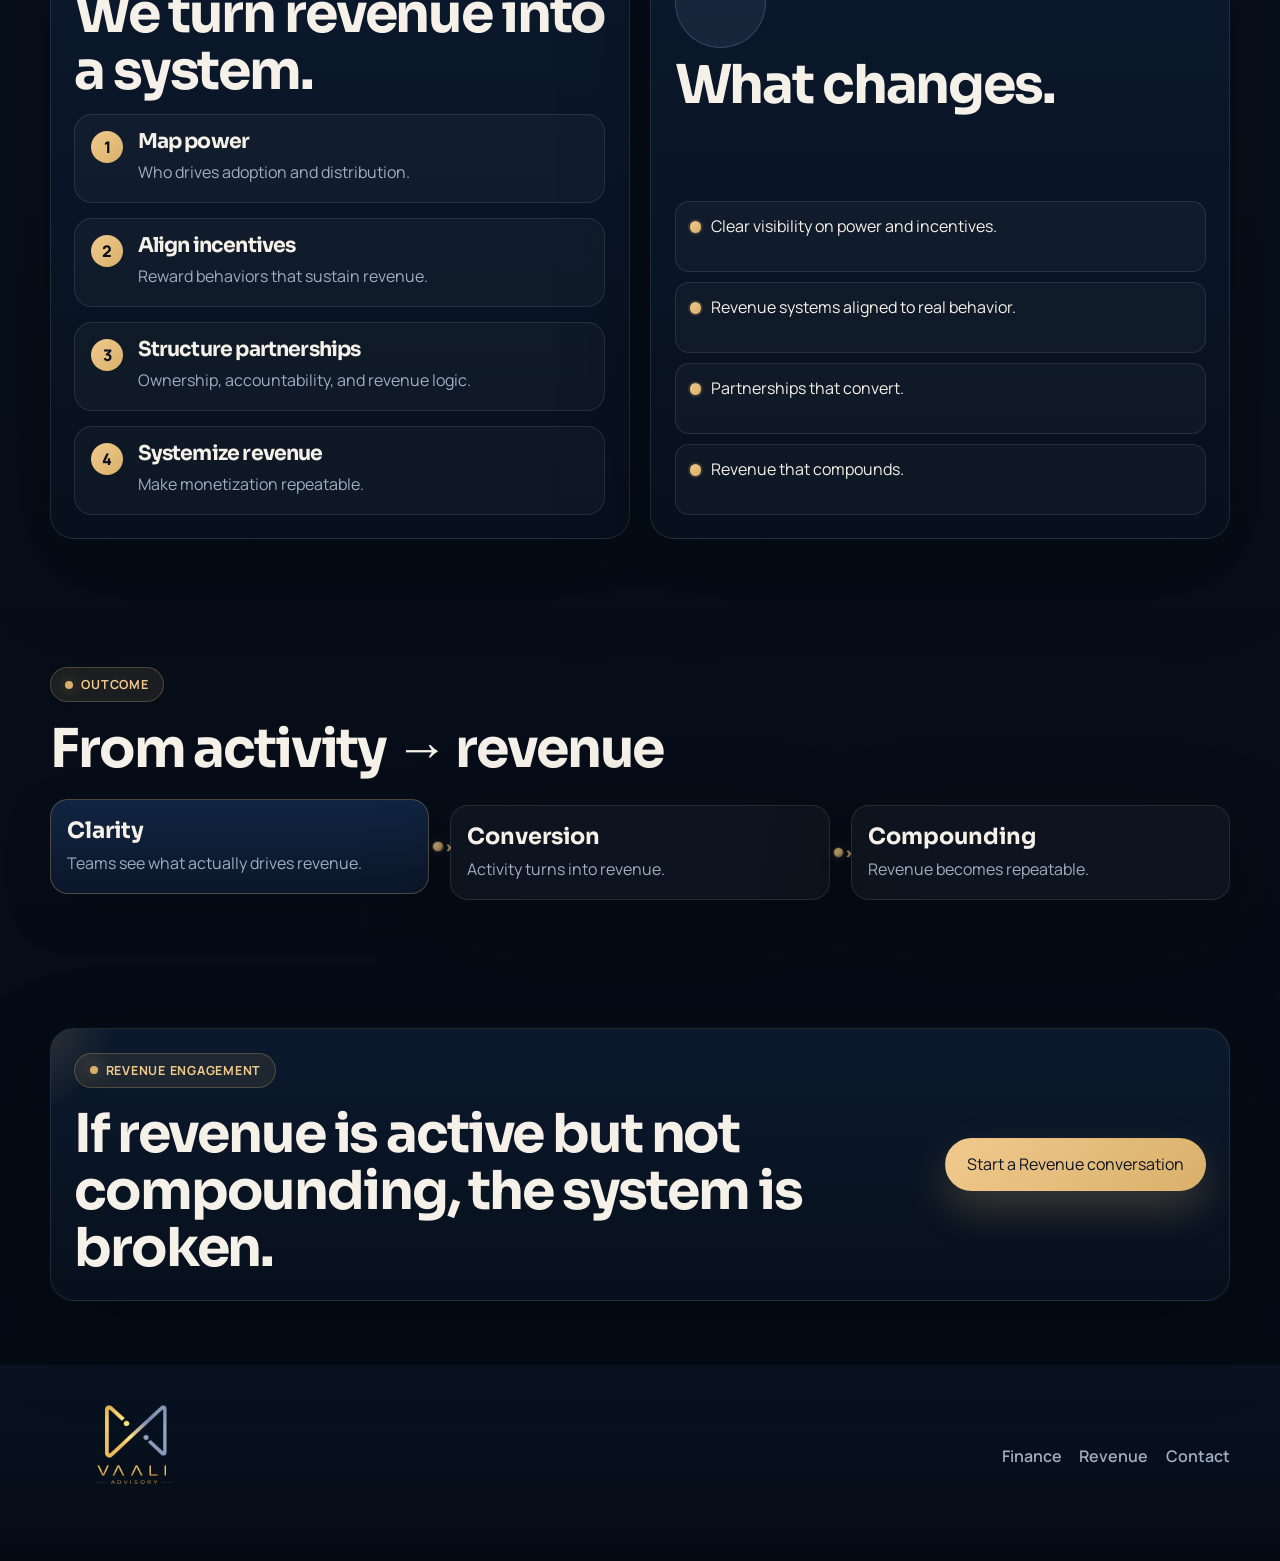
<file: revenue.html>
<!DOCTYPE html>
<html lang="en">
<head>
  <meta charset="UTF-8">
  <meta name="viewport" content="width=device-width, initial-scale=1.0">
  <title>Finance and Revenue Advisory</title>

  <meta name="description" content="Vaali Advisory helps web3 startups align incentives, partnerships, and BD into revenue systems that compound.">
  <meta property="og:title" content="Finance and Revenue Advisory">
  <meta property="og:description" content="Vaali Advisory helps web3 startups align incentives, partnerships, and BD into revenue systems that compound.">
  <meta property="og:type" content="website">
  <meta property="og:url" content="https://vaaliadvisory.com/revenue">
  <meta property="og:site_name" content="Vaali Advisory">
  <meta property="og:image" content="https://vaaliadvisory.com/assets/vaali-logo-final.png">
  <meta property="og:image:alt" content="Vaali Advisory logo">
  <meta name="twitter:card" content="summary_large_image">
  <meta name="twitter:title" content="Finance and Revenue Advisory">
  <meta name="twitter:description" content="Vaali Advisory helps web3 startups align incentives, partnerships, and BD into revenue systems that compound.">
  <meta name="twitter:image" content="https://vaaliadvisory.com/assets/vaali-logo-final.png">
  <meta name="twitter:image:alt" content="Vaali Advisory logo">

  <link rel="preconnect" href="https://fonts.googleapis.com">
  <link rel="preconnect" href="https://fonts.gstatic.com" crossorigin>

  <link href="https://fonts.googleapis.com/css2?family=Manrope:wght@400;500;600;700;800&family=Sora:wght@500;600;700;800&display=swap" rel="stylesheet">

  <script>
    (() => {
      try {
        const savedTheme = localStorage.getItem("vaaliTheme");
        document.documentElement.dataset.theme = savedTheme || "dark";
      } catch (error) {
        document.documentElement.dataset.theme = "dark";
      }
    })();
  </script>

  <link rel="stylesheet" href="styles.css">
</head>

<body>
  <div class="page-shell">

    <!-- HEADER -->
    <header class="site-header">
      <div class="nav-wrap">
        <a class="brand" href="/">
          <img class="brand-logo" src="assets/vaali-logo-final.png" alt="Vaali Advisory">
        </a>

        <div class="nav-actions">
          <nav class="nav-links" data-nav-menu>
            <a href="/">Home</a>
            <a href="finance">Finance</a>
            <a class="active" href="revenue">Revenue</a>
            <a href="contact">Contact</a>
          </nav>

          <button class="theme-toggle" data-theme-toggle>
            <span class="theme-toggle__icon"></span>
            <span class="theme-toggle__label">Dark</span>
          </button>

          <button class="nav-toggle" data-nav-toggle>
            <span></span>
            <span></span>
            <span></span>
          </button>
        </div>
      </div>
    </header>

    <!-- MAIN -->
    <main>

      <!-- HERO -->
      <section class="page-hero offer-hero offer-hero--growth">
        <div class="container hero-grid">

          <div class="hero-copy fade-up">
            <span class="eyebrow">Revenue</span>

            <h1>Revenue fails when activity doesn’t convert.</h1>

            <p>
              Most teams have motion. Few have a system.
              Vaali aligns incentives, power, and partnerships so revenue compounds.
            </p>

            <div class="tag-row">
              <span class="tag">Power mapping</span>
              <span class="tag">Incentive design</span>
              <span class="tag">Partnership structure</span>
              <span class="tag">Revenue systems</span>
            </div>

            <div class="hero-actions">
              <a class="button primary" href="contact">Talk to Vaali</a>
            </div>
          </div>

          <!-- 3 STEP WORKFLOW -->
          <div class="workflow-card workflow-card--growth fade-up" data-workflow data-workflow-interval="2000">

            <div class="workflow-head compact">
              <h2>From motion → monetization</h2>
            </div>

            <div class="workflow-track">

              <article class="workflow-step" data-workflow-step>
                <span class="workflow-index">01</span>
                <h3>Diagnose</h3>
                <p class="step-summary">Power + incentives mapped.</p>
                <p class="step-detail">Who drives behavior, distribution, and demand becomes explicit.</p>
              </article>

              <article class="workflow-step" data-workflow-step>
                <span class="workflow-index">02</span>
                <h3>Design</h3>
                <p class="step-summary">System aligned.</p>
                <p class="step-detail">Incentives, partnerships, and ownership structured for conversion.</p>
              </article>

              <article class="workflow-step" data-workflow-step>
                <span class="workflow-index">03</span>
                <h3>Scale</h3>
                <p class="step-summary">Revenue compounds.</p>
                <p class="step-detail">Revenue becomes repeatable instead of episodic.</p>
              </article>

            </div>
          </div>
        </div>
      </section>

      <!-- WHERE IT BREAKS -->
      <section>
        <div class="container">

          <div class="section-heading fade-up">
            <div class="section-intro">
              <span class="eyebrow">Where it breaks</span>
              <h2>Effort is high. Signal is low.</h2>
            </div>
          </div>

          <div class="pressure-grid">

            <article class="pressure-card fade-up">
              <h3>Activity ≠ demand</h3>
              <p>Usage spikes are mistaken for real adoption.</p>
            </article>

            <article class="pressure-card fade-up">
              <h3>Incentives distort behavior</h3>
              <p>Users optimize rewards, not retention.</p>
            </article>

            <article class="pressure-card fade-up">
              <h3>Partnerships don’t convert</h3>
              <p>Announcements without ownership or execution.</p>
            </article>

            <article class="pressure-card fade-up">
              <h3>Power is misread</h3>
              <p>Teams engage without understanding influence.</p>
            </article>

            <article class="pressure-card fade-up">
              <h3>No coordination layer</h3>
              <p>Stakeholders act independently.</p>
            </article>

            <article class="pressure-card fade-up">
              <h3>Revenue is episodic</h3>
              <p>Wins don’t repeat or scale.</p>
            </article>

          </div>
        </div>
      </section>

      <!-- WHAT VAALI DOES -->
      <section>
        <div class="container split-grid">

          <div class="detail-card fade-up">
            <span class="panel-label">What Vaali does</span>
            <h2>We turn revenue into a system.</h2>

            <div class="process-list">

              <div class="process-step">
                <h3>Map power</h3>
                <p>Who drives adoption and distribution.</p>
              </div>

              <div class="process-step">
                <h3>Align incentives</h3>
                <p>Reward behaviors that sustain revenue.</p>
              </div>

              <div class="process-step">
                <h3>Structure partnerships</h3>
                <p>Ownership, accountability, and revenue logic.</p>
              </div>

              <div class="process-step">
                <h3>Systemize revenue</h3>
                <p>Make monetization repeatable.</p>
              </div>

            </div>
          </div>

          <div class="detail-card detail-card--outputs fade-up">
            <span class="panel-label">Outputs</span>
            <h2>What changes.</h2>

            <ul class="outputs-list">
              <li>Clear visibility on power and incentives.</li>
              <li>Revenue systems aligned to real behavior.</li>
              <li>Partnerships that convert.</li>
              <li>Revenue that compounds.</li>
            </ul>
          </div>

        </div>
      </section>

      <!-- SUMMARY -->
      <section>
        <div class="container">

          <div class="section-heading fade-up">
            <div class="section-intro">
              <span class="eyebrow">Outcome</span>
              <h2>From activity → revenue</h2>
            </div>
          </div>

          <div class="cards-3" data-workflow data-workflow-interval="2000">

            <article class="summary-card fade-up" data-workflow-step>
              <strong>Clarity</strong>
              <p>Teams see what actually drives revenue.</p>
            </article>

            <article class="summary-card fade-up" data-workflow-step>
              <strong>Conversion</strong>
              <p>Activity turns into revenue.</p>
            </article>

            <article class="summary-card fade-up" data-workflow-step>
              <strong>Compounding</strong>
              <p>Revenue becomes repeatable.</p>
            </article>

          </div>
        </div>
      </section>

      <!-- CTA -->
      <section>
        <div class="container">
          <div class="cta-panel fade-up">

            <div class="cta-copy">
              <span class="eyebrow">Revenue engagement</span>
              <h2>If revenue is active but not compounding, the system is broken.</h2>
            </div>

            <div class="cta-actions">
              <a class="button primary" href="contact">Start a Revenue conversation</a>
            </div>

          </div>
        </div>
      </section>

    </main>

    <!-- FOOTER -->
    <footer class="site-footer">
      <div class="container footer-grid">

        <div>
          <a class="brand" href="/">
            <img class="brand-logo" src="assets/vaali-logo-final.png" alt="Vaali Advisory">
          </a>
        </div>

        <div class="footer-links">
          <a href="finance">Finance</a>
          <a href="revenue">Revenue</a>
          <a href="contact">Contact</a>
        </div>

      </div>
    </footer>

  </div>

  <script src="script.js"></script>
  <button id="backToTop" class="back-to-top">Back to Top</button>
</body>
</html>
</file>
<file: styles.css>
/* Compact Workflow Horizontal Stepper */
.workflow-head.compact {
  margin-bottom: 0.7rem;
}
.workflow-card {
  position: relative;
  display: flex;
  flex-direction: column;
  align-items: center;
  padding: 1.1rem 0.7rem 1.2rem 0.7rem;
  border: 1px solid var(--line);
  border-radius: var(--radius-lg);
  background: var(--card-gradient);
  box-shadow: var(--shadow);
  overflow: hidden;
  width: fit-content;
  min-width: 0;
  max-width: 650px;
  margin: 0 auto;
}
.back-to-top {
  position: fixed;
  right: 2rem;
  bottom: 2rem;
  z-index: 1000;
  padding: 0.68rem 1.1rem;
  background: color-mix(in srgb, var(--surface-strong) 86%, var(--brand) 14%);
  color: color-mix(in srgb, var(--text) 78%, var(--brand) 22%);
  font-family: "Sora", sans-serif;
  font-weight: 600;
  font-size: 0.92rem;
  letter-spacing: 0.01em;
  border: 1px solid color-mix(in srgb, var(--line-strong) 72%, var(--brand) 28%);
  border-radius: 999px;
  backdrop-filter: blur(8px);
  -webkit-backdrop-filter: blur(8px);
  box-shadow: 0 12px 28px rgba(0, 0, 0, 0.22);
  cursor: pointer;
  opacity: 0;
  transform: translateY(12px) scale(0.98);
  pointer-events: none;
  transition: opacity 0.26s ease, transform 0.26s ease, background 0.2s ease,
    border-color 0.2s ease;
}
.back-to-top.is-visible {
  opacity: 0.18;
  transform: translateY(0) scale(1);
}
.back-to-top.is-awake {
  opacity: 0.72;
  pointer-events: auto;
}
.back-to-top:hover {
  opacity: 1;
  background: color-mix(in srgb, var(--surface-strong) 74%, var(--brand) 26%);
  border-color: color-mix(in srgb, var(--line-strong) 54%, var(--brand) 46%);
  transform: translateY(-2px) scale(1.02);
}
.back-to-top:focus-visible {
  opacity: 1;
  pointer-events: auto;
  transform: translateY(-1px) scale(1.01);
  outline: 2px solid color-mix(in srgb, var(--brand) 65%, white 35%);
  outline-offset: 2px;
}
@media (max-width: 600px) {
  .back-to-top {
    right: 1rem;
    bottom: 1rem;
    padding: 0.62rem 0.92rem;
    font-size: 0.86rem;
  }
}
:root {
  color-scheme: dark;
  --bg: #07101d;
  --bg-deep: #050b15;
  --surface: rgba(11, 24, 43, 0.86);
  --surface-strong: rgba(14, 31, 56, 0.96);
  --surface-soft: rgba(18, 38, 67, 0.62);
  --text: #f5f0e8;
  --muted: #9faec1;
  --line: rgba(255, 255, 255, 0.1);
  --line-strong: rgba(255, 255, 255, 0.18);
  --brand: #d9b06a;
  --brand-bright: #f0ca8d;
  --cool: #90a8d5;
  --success: #6dd0aa;
  --danger: #ff8f8f;
  --shadow: 0 30px 90px rgba(0, 0, 0, 0.32);
  --radius-xl: 32px;
  --radius-lg: 24px;
  --radius-md: 18px;
  --radius-sm: 12px;
  --max-width: 1180px;
  --bg-accent-left: rgba(217, 176, 106, 0.18);
  --bg-accent-right: rgba(144, 168, 213, 0.16);
  --bg-gradient: linear-gradient(180deg, #091321 0%, #07101d 38%, #050b15 100%);
  --grid-line: rgba(255, 255, 255, 0.02);
  --header-bg: rgba(5, 11, 21, 0.72);
  --header-border: rgba(255, 255, 255, 0.08);
  --brand-shell-bg: linear-gradient(145deg, rgba(255, 255, 255, 0.05), rgba(255, 255, 255, 0.01));
  --brand-shell-border: rgba(255, 255, 255, 0.1);
  --brand-shell-shadow: 0 18px 42px rgba(0, 0, 0, 0.26);
  --brand-image-border: rgba(255, 255, 255, 0.08);
  --button-secondary-bg: rgba(255, 255, 255, 0.03);
  --button-secondary-border: rgba(255, 255, 255, 0.12);
  --button-secondary-text: var(--text);
  --card-gradient: linear-gradient(180deg, rgba(12, 27, 47, 0.94), rgba(7, 16, 29, 0.98));
  --soft-card-bg: rgba(255, 255, 255, 0.03);
  --workflow-step-bg: rgba(255, 255, 255, 0.03);
  --workflow-active-bg: linear-gradient(180deg, rgba(19, 40, 71, 0.88), rgba(12, 24, 43, 0.96));
  --field-bg: rgba(255, 255, 255, 0.04);
  --field-bg-focus: rgba(255, 255, 255, 0.06);
  --field-border: rgba(255, 255, 255, 0.12);
  --field-focus-ring: rgba(217, 176, 106, 0.12);
  --toggle-bg: rgba(255, 255, 255, 0.05);
  --toggle-border: rgba(255, 255, 255, 0.12);
  --toggle-text: var(--text);
  --toggle-icon-dark: linear-gradient(135deg, #bfd0ea, #7d92b5);
  --toggle-icon-light: linear-gradient(135deg, #ffd37a, #deac55);
}

:root[data-theme="light"] {
  color-scheme: light;
  --bg: #eef3f8;
  --bg-deep: #dfe7f1;
  --surface: rgba(255, 255, 255, 0.84);
  --surface-strong: rgba(247, 249, 252, 0.96);
  --surface-soft: rgba(255, 255, 255, 0.72);
  --text: #16283e;
  --muted: #58687b;
  --line: rgba(22, 40, 62, 0.1);
  --line-strong: rgba(22, 40, 62, 0.16);
  --brand: #bb9548;
  --brand-bright: #d8b06b;
  --cool: #6d8cbc;
  --success: #247756;
  --danger: #a53838;
  --shadow: 0 26px 72px rgba(28, 45, 69, 0.14);
  --bg-accent-left: rgba(216, 176, 107, 0.28);
  --bg-accent-right: rgba(109, 140, 188, 0.22);
  --bg-gradient: linear-gradient(180deg, #f8fafc 0%, #edf2f8 44%, #e1e8f1 100%);
  --grid-line: rgba(22, 40, 62, 0.035);
  --header-bg: rgba(248, 250, 252, 0.8);
  --header-border: rgba(22, 40, 62, 0.08);
  --brand-shell-bg: linear-gradient(145deg, rgba(255, 255, 255, 0.92), rgba(235, 241, 248, 0.84));
  --brand-shell-border: rgba(22, 40, 62, 0.12);
  --brand-shell-shadow: 0 16px 38px rgba(28, 45, 69, 0.14);
  --brand-image-border: rgba(22, 40, 62, 0.08);
  --button-secondary-bg: rgba(255, 255, 255, 0.72);
  --button-secondary-border: rgba(22, 40, 62, 0.12);
  --button-secondary-text: #16283e;
  --card-gradient: linear-gradient(180deg, rgba(255, 255, 255, 0.9), rgba(239, 244, 250, 0.97));
  --soft-card-bg: rgba(255, 255, 255, 0.74);
  --workflow-step-bg: rgba(248, 250, 252, 0.88);
  --workflow-active-bg: linear-gradient(180deg, rgba(250, 252, 255, 0.98), rgba(232, 239, 247, 0.96));
  --field-bg: rgba(255, 255, 255, 0.84);
  --field-bg-focus: rgba(255, 255, 255, 0.98);
  --field-border: rgba(22, 40, 62, 0.12);
  --field-focus-ring: rgba(187, 149, 72, 0.16);
  --toggle-bg: rgba(255, 255, 255, 0.76);
  --toggle-border: rgba(22, 40, 62, 0.12);
  --toggle-text: #16283e;
}

* {
  box-sizing: border-box;
}

html {
  scroll-behavior: smooth;
}

body {
  margin: 0;
  font-family: "Manrope", sans-serif;
  color: var(--text);
  background:
    radial-gradient(circle at top left, var(--bg-accent-left), transparent 28%),
    radial-gradient(circle at top right, var(--bg-accent-right), transparent 24%),
    var(--bg-gradient);
}

body::before {
  content: "";
  position: fixed;
  inset: 0;
  pointer-events: none;
  background-image:
    linear-gradient(var(--grid-line) 1px, transparent 1px),
    linear-gradient(90deg, var(--grid-line) 1px, transparent 1px);
  background-size: 72px 72px;
  mask-image: radial-gradient(circle at center, black, transparent 80%);
}

img {
  display: block;
  max-width: 100%;
}

a {
  color: inherit;
  text-decoration: none;
}

p {
  margin: 0;
  color: var(--muted);
  line-height: 1.72;
}

ul {
  margin: 0;
  padding-left: 1rem;
  color: var(--muted);
}

li + li {
  margin-top: 0.72rem;
}

.page-shell {
  min-height: 100vh;
  position: relative;
  overflow: clip;
}

.site-header + main,
.site-header + main section:first-child {
  margin-top: 0;
  padding-top: 0;
}

.site-header {
  position: relative;
  z-index: 1200;
}

.nav-wrap,
.container {
  width: min(var(--max-width), calc(100% - 2rem));
  margin: 0 auto;
}

.nav-wrap {
  display: flex;
  align-items: center;
  justify-content: space-between;
  gap: 1.5rem;
  padding: 1rem 0;
}

.brand {
  display: inline-flex;
  align-items: center;
  flex-shrink: 0;
  padding: 0; /* Remove padding */
  border-radius: 0; /* Remove rounded corners */
  border: none; /* Remove border */
  background: none; /* Remove background */
  box-shadow: none; /* Remove shadow */
}

.brand-logo {
  width: clamp(172px, 13.2vw, 211px); /* 10% increase from previous max */
  aspect-ratio: 3 / 2;
  object-fit: cover;
  object-position: center;
  border-radius: 0; /* Remove rounded corners */
}

.nav-actions {
  position: relative;
  margin-left: auto;
  display: flex;
  align-items: center;
  gap: 0.85rem;
}

.nav-links {
  display: flex;
  align-items: center;
  gap: 1.3rem;
}

.nav-links a {
  position: relative;
  color: var(--muted);
  font-size: 0.96rem;
  font-weight: 600;
}

.nav-links a.active,
.nav-links a:hover {
  color: var(--text);
}

.nav-links a.active::after,
.nav-links a:hover::after {
  content: "";
  position: absolute;
  left: 0;
  right: 0;
  bottom: -0.5rem;
  height: 2px;
  border-radius: 999px;
  background: linear-gradient(90deg, var(--brand), var(--cool));
}

.theme-toggle {
  display: inline-flex;
  align-items: center;
  gap: 0.6rem;
  min-height: 44px;
  padding: 0.65rem 0.9rem;
  border-radius: 999px;
  border: 1px solid var(--toggle-border);
  background: var(--toggle-bg);
  color: var(--toggle-text);
  cursor: pointer;
  transition: transform 180ms ease, background 180ms ease, border-color 180ms ease;
}

.theme-toggle:hover {
  transform: translateY(-1px);
}

.theme-toggle__icon {
  width: 1.05rem;
  height: 1.05rem;
  border-radius: 50%;
  background: var(--toggle-icon-dark);
  box-shadow: inset -3px -3px 0 rgba(7, 16, 29, 0.2), 0 0 14px rgba(144, 168, 213, 0.18);
}

.theme-toggle[data-theme-mode="light"] .theme-toggle__icon {
  background: var(--toggle-icon-light);
  box-shadow: 0 0 14px rgba(217, 176, 106, 0.24);
}

.theme-toggle__label {
  font-size: 0.9rem;
  font-weight: 700;
}

.nav-toggle {
  display: none;
  border: 0;
  background: transparent;
  padding: 0.4rem;
  cursor: pointer;
}

.nav-toggle span {
  display: block;
  width: 24px;
  height: 2px;
  margin: 5px 0;
  background: var(--text);
}

.button,
button,
input,
select,
textarea {
  font: inherit;
}

.button {
  display: inline-flex;
  align-items: center;
  justify-content: center;
  min-height: 48px;
  padding: 0.9rem 1.3rem;
  border-radius: 999px;
  border: 1px solid transparent;
  transition: transform 180ms ease, background 180ms ease, border-color 180ms ease;
}

.button.primary {
  color: #0b1321;
  background: linear-gradient(135deg, var(--brand-bright), var(--brand));
  box-shadow: 0 18px 40px rgba(217, 176, 106, 0.24);
}

.button.secondary {
  color: var(--button-secondary-text);
  background: var(--button-secondary-bg);
  border-color: var(--button-secondary-border);
}

.button:hover {
  transform: translateY(-2px);
}

section {
  position: relative;
  padding: 4rem 0;
}

.hero,
.page-hero {
  padding-top: 4.9rem;
}

.hero-home {
  padding-bottom: 2.8rem;
}

.hero-grid,
.offer-grid,
.pressure-grid,
.cards-3,
.split-grid,
.footer-grid,
.contact-grid {
  display: grid;
  gap: 1.3rem;
}

.hero-grid {
  display: grid;
  grid-template-columns: 1.1fr 0.9fr;
  gap: 2rem;
}

.offer-grid,
.split-grid,
.footer-grid,
.contact-grid {
  grid-template-columns: repeat(2, minmax(0, 1fr));
}

.pressure-grid,
.cards-3 {
  grid-template-columns: repeat(3, minmax(0, 1fr));
}

.eyebrow,
.panel-label,
.tag {
  display: inline-flex;
  align-items: center;
  gap: 0.5rem;
  width: fit-content;
  border-radius: 999px;
  font-size: 0.78rem;
  font-weight: 700;
  letter-spacing: 0.06em;
  text-transform: uppercase;
}

.eyebrow {
  padding: 0.5rem 0.9rem;
  color: var(--brand-bright);
  border: 1px solid color-mix(in srgb, var(--brand) 28%, transparent);
  background: color-mix(in srgb, var(--brand) 10%, transparent);
}

.eyebrow::before {
  content: "";
  width: 8px;
  height: 8px;
  border-radius: 50%;
  background: var(--brand);
  box-shadow: 0 0 16px color-mix(in srgb, var(--brand) 58%, transparent);
}

.panel-label,
.tag {
  padding: 0.44rem 0.8rem;
  color: var(--cool);
  border: 1px solid color-mix(in srgb, var(--cool) 24%, transparent);
  background: color-mix(in srgb, var(--cool) 10%, transparent);
}

.tag-row {
  display: flex;
  flex-wrap: wrap;
  gap: 0.65rem;
}

h1,
h2,
h3 {
  margin: 0;
  font-family: "Sora", sans-serif;
  line-height: 1.06;
  letter-spacing: -0.04em;
}

h1 {
  font-size: clamp(3rem, 7vw, 5.9rem);
}

h2 {
  font-size: clamp(2rem, 5vw, 3.35rem);
}

h3 {
  font-size: 1.28rem;
}

.hero-copy,
.section-intro,
.cta-copy {
  display: grid;
  gap: 1.15rem;
}

.hero-copy p,
.section-intro p,
.cta-copy p {
  max-width: 62ch;
  font-size: 1.04rem;
}

.hero-actions,
.cta-actions {
  display: flex;
  flex-wrap: wrap;
  gap: 0.9rem;
}

.signal-board,
.offer-card,
.pressure-card,
.detail-card,
.workflow-card,
.summary-card,
.insight-card,
.contact-card,
.cta-panel {
  position: relative;
  padding: 1.45rem;
  border: 1px solid var(--line);
  border-radius: var(--radius-lg);
  background: var(--card-gradient);
  box-shadow: var(--shadow);
  overflow: hidden;
}

.signal-board::before,
.offer-card::before,
.workflow-card::before,
.cta-panel::before {
  content: "";
  position: absolute;
  inset: -35% auto auto -10%;
  width: 180px;
  height: 180px;
  background: radial-gradient(circle, color-mix(in srgb, var(--brand) 20%, transparent), transparent 72%);
}

.signal-board {
  display: grid;
  gap: 1rem;
}

.lane-grid {
  display: grid;
  grid-template-columns: repeat(2, minmax(0, 1fr));
  gap: 1rem;
}

.lane-card {
  display: grid;
  gap: 0.8rem;
  padding: 1rem;
  border-radius: var(--radius-md);
  border: 1px solid var(--line);
  background: var(--soft-card-bg);
}

.lane-card--finance {
  border-color: color-mix(in srgb, var(--brand) 24%, transparent);
}

.lane-card--growth {
  border-color: color-mix(in srgb, var(--cool) 26%, transparent);
}

.signal-metrics {
  display: grid;
  grid-template-columns: repeat(3, minmax(0, 1fr));
  gap: 0.8rem;
}

.signal-metrics div,
.summary-card {
  padding: 1rem;
  border-radius: var(--radius-md);
  border: 1px solid var(--line);
  background: var(--soft-card-bg);
}

.signal-metrics strong,
.summary-card strong {
  display: block;
  margin-bottom: 0.38rem;
  color: var(--text);
  font-family: "Sora", sans-serif;
  font-size: 1.4rem;
}

.summary-card[data-workflow-step] {
  transition: transform 220ms ease, border-color 220ms ease, background 220ms ease,
    box-shadow 220ms ease;
}

.summary-card[data-workflow-step].is-complete,
.summary-card[data-workflow-step].is-current {
  border-color: color-mix(in srgb, var(--brand) 30%, transparent);
  background: var(--workflow-active-bg);
}

.summary-card[data-workflow-step].is-current {
  transform: translateY(-6px);
  box-shadow: 0 18px 40px color-mix(in srgb, var(--bg-deep) 34%, transparent);
}

.cards-3[data-workflow] .summary-card[data-workflow-step] {
  position: relative;
  overflow: visible;
}

.cards-3[data-workflow] .summary-card[data-workflow-step]:not(:last-child)::before {
  content: "";
  position: absolute;
  top: 50%;
  right: -0.92rem;
  width: 0.62rem;
  height: 0.62rem;
  transform: translateY(-50%);
  z-index: 2;
  border-radius: 50%;
  opacity: 0.78;
  background: radial-gradient(
    circle at 32% 28%,
    var(--brand-bright) 0%,
    color-mix(in srgb, var(--brand) 78%, var(--brand-bright) 22%) 48%,
    color-mix(in srgb, var(--brand) 48%, transparent) 100%
  );
  box-shadow: 0 0 0 1px color-mix(in srgb, var(--brand) 24%, transparent),
    0 0 12px color-mix(in srgb, var(--brand) 24%, transparent);
  pointer-events: none;
}

.cards-3[data-workflow] .summary-card[data-workflow-step]:not(:last-child)::after {
  content: "›";
  position: absolute;
  top: 50%;
  right: -1.35rem;
  transform: translateY(-50%);
  z-index: 2;
  font-family: "Sora", sans-serif;
  font-size: 0.92rem;
  font-weight: 700;
  letter-spacing: -0.05em;
  line-height: 1;
  color: color-mix(in srgb, var(--brand-bright) 74%, var(--brand) 26%);
  opacity: 0.66;
  text-shadow: 0 0 10px color-mix(in srgb, var(--brand) 20%, transparent);
  pointer-events: none;
}

@media (max-width: 768px) {
  .cards-3[data-workflow] .summary-card[data-workflow-step]:not(:last-child)::before {
    top: auto;
    bottom: -0.96rem;
    right: 50%;
    width: 0.58rem;
    height: 0.58rem;
    transform: translateX(50%);
  }

  .cards-3[data-workflow] .summary-card[data-workflow-step]:not(:last-child)::after {
    top: auto;
    right: 50%;
    bottom: -1.42rem;
    transform: translateX(50%) rotate(90deg);
  }
}

.section-heading {
  display: flex;
  justify-content: space-between;
  align-items: end;
  gap: 1.5rem;
  margin-bottom: 1.7rem;
}

.offer-card,
.pressure-card,
.detail-card,
.insight-card,
.contact-card {
  display: grid;
  gap: 0.9rem;
}

.detail-card--outputs {
  gap: 0.55rem;
}

.detail-card--outputs h2 + .outputs-list {
  margin-top: 0.15rem;
}

.outputs-list {
  list-style: none;
  padding-left: 0;
  display: grid;
  gap: 0.6rem;
}

.outputs-list li {
  position: relative;
  margin: 0;
  padding: 0.85rem 0.95rem 0.85rem 2.2rem;
  border: 1px solid var(--line);
  border-radius: 14px;
  background: var(--soft-card-bg);
  color: var(--text);
  line-height: 1.45;
  transition: transform 220ms ease, border-color 220ms ease, background 220ms ease;
  animation: outputs-reveal 520ms ease both;
}

.outputs-list li::before {
  content: "";
  position: absolute;
  left: 0.9rem;
  top: 1.2rem;
  width: 0.72rem;
  height: 0.72rem;
  border-radius: 50%;
  background: linear-gradient(135deg, var(--brand-bright), var(--brand));
  box-shadow: 0 0 0 2px color-mix(in srgb, var(--brand) 16%, transparent);
}

.outputs-list li:hover {
  transform: translateY(-2px);
  border-color: color-mix(in srgb, var(--brand) 30%, transparent);
  background: var(--workflow-active-bg);
}

.outputs-list li:nth-child(1) { animation-delay: 70ms; }
.outputs-list li:nth-child(2) { animation-delay: 140ms; }
.outputs-list li:nth-child(3) { animation-delay: 210ms; }
.outputs-list li:nth-child(4) { animation-delay: 280ms; }

@keyframes outputs-reveal {
  from {
    opacity: 0;
    transform: translateY(8px);
  }
  to {
    opacity: 1;
    transform: translateY(0);
  }
}

.offer-card--finance {
  border-color: color-mix(in srgb, var(--brand) 26%, transparent);
}

.offer-card--growth {
  border-color: color-mix(in srgb, var(--cool) 26%, transparent);
}

.tight-list {
  padding-left: 1.1rem;
}

.text-link {
  display: inline-flex;
  align-items: center;
  gap: 0.35rem;
  width: fit-content;
  color: var(--brand-bright);
  font-weight: 700;
}

.text-link::after {
  content: "→";
}

.offer-hero--finance .tag,
.offer-hero--finance .panel-label {
  color: var(--brand-bright);
  border-color: color-mix(in srgb, var(--brand) 22%, transparent);
  background: color-mix(in srgb, var(--brand) 10%, transparent);
}

.offer-hero--growth .tag,
.offer-hero--growth .panel-label {
  color: var(--cool);
  border-color: color-mix(in srgb, var(--cool) 24%, transparent);
  background: color-mix(in srgb, var(--cool) 10%, transparent);
}

.workflow-card {
  position: relative;
  display: inline-block;
  padding: 1.45rem 1.2rem;
  border: 1px solid var(--line);
  border-radius: var(--radius-lg);
  background: var(--card-gradient);
  box-shadow: var(--shadow);
  overflow: hidden;
  width: auto;
  min-width: 0;
  max-width: 100%;
}

.workflow-track {
  --workflow-progress: 0%;
  position: relative;
  display: grid;
  grid-template-columns: repeat(5, minmax(0, 1fr));
  gap: 0.9rem;
}

.workflow-track::before,
.workflow-track::after {
  content: "";
  position: absolute;
  left: 9%;
  right: 9%;
  top: 1.15rem;
  height: 2px;
  border-radius: 999px;
}

.workflow-track::before {
  background: color-mix(in srgb, var(--text) 12%, transparent);
}

.workflow-track::after {
  right: auto;
  width: calc(82% * var(--workflow-progress) / 100);
  background: linear-gradient(90deg, var(--brand), var(--cool));
  box-shadow: 0 0 18px color-mix(in srgb, var(--cool) 32%, transparent);
  transition: width 420ms ease;
}

.workflow-card--finance .workflow-track::after {
  background: linear-gradient(90deg, var(--brand), var(--brand-bright));
}

.workflow-card--finance {
  width: 100%;
  max-width: 520px;
  padding: 0.85rem;
  align-self: start;
}

.workflow-card--finance .workflow-head.compact {
  margin-bottom: 0.45rem;
}

.workflow-card--finance .workflow-track {
  display: grid;
  grid-template-columns: 1fr;
  gap: 0.65rem;
  margin: 0;
  padding: 0;
}

.workflow-card--finance .workflow-track::before,
.workflow-card--finance .workflow-track::after {
  display: none;
}

.workflow-card--finance .workflow-step {
  min-height: 0;
  padding: 1rem 1rem 1rem 3.75rem;
  align-items: start;
}

.workflow-card--finance .workflow-index {
  top: 1rem;
  left: 1rem;
}

.workflow-card--finance .workflow-step h3 {
  margin: 0;
  font-size: 1.02rem;
}

.workflow-card--finance .workflow-step .step-summary {
  margin: 0;
  color: var(--muted);
  line-height: 1.45;
}

.workflow-card--growth {
  width: 100%;
  max-width: 520px;
  padding: 0.85rem;
  align-self: start;
}

.workflow-card--growth .workflow-head.compact {
  margin-bottom: 0.45rem;
}

.workflow-card--growth .workflow-track {
  display: grid;
  grid-template-columns: 1fr;
  gap: 0.65rem;
  margin: 0;
  padding: 0;
}

.workflow-card--growth .workflow-track::before,
.workflow-card--growth .workflow-track::after {
  display: none;
}

.workflow-card--growth .workflow-step {
  min-height: 0;
  padding: 1rem 1rem 1rem 3.75rem;
  align-items: start;
  gap: 0.35rem;
}

.workflow-card--growth .workflow-index {
  top: 1rem;
  left: 1rem;
}

.workflow-card--growth .workflow-step h3,
.workflow-card--growth .workflow-step .step-summary,
.workflow-card--growth .workflow-step .step-detail {
  margin: 0;
}

.workflow-card--growth .workflow-step .step-summary,
.workflow-card--growth .workflow-step .step-detail {
  color: var(--muted);
}

.workflow-card--growth .workflow-step .step-summary {
  line-height: 1.4;
}

.workflow-card--growth .workflow-step .step-detail {
  line-height: 1.45;
}

.workflow-step {
  position: relative;
  display: grid;
  gap: 0.65rem;
  min-height: 224px;
  padding: 3rem 1rem 1rem;
  border-radius: var(--radius-md);
  border: 1px solid var(--line);
  background: var(--workflow-step-bg);
  transition: transform 220ms ease, border-color 220ms ease, background 220ms ease, box-shadow 220ms ease;
}

.workflow-index {
  position: absolute;
  top: 0.55rem;
  left: 0.9rem;
  width: 2rem;
  height: 2rem;
  display: grid;
  place-items: center;
  border-radius: 50%;
  border: 1px solid var(--line-strong);
  background: color-mix(in srgb, var(--text) 6%, transparent);
  color: var(--muted);
  font-size: 0.78rem;
  font-weight: 800;
  transition: background 220ms ease, color 220ms ease, border-color 220ms ease;
}

.workflow-step.is-complete,
.workflow-step.is-current {
  border-color: color-mix(in srgb, var(--brand) 30%, transparent);
  background: var(--workflow-active-bg);
}

.workflow-card--growth .workflow-step.is-complete,
.workflow-card--growth .workflow-step.is-current {
  border-color: color-mix(in srgb, var(--brand) 30%, transparent);
}

.workflow-step.is-complete .workflow-index,
.workflow-step.is-current .workflow-index {
  border-color: transparent;
  color: #08101d;
  background: linear-gradient(135deg, var(--brand-bright), var(--brand));
}

.workflow-card--growth .workflow-step.is-complete .workflow-index,
.workflow-card--growth .workflow-step.is-current .workflow-index {
  background: linear-gradient(135deg, var(--brand-bright), var(--brand));
}

.workflow-step.is-current {
  transform: translateY(-6px);
  box-shadow: 0 18px 40px color-mix(in srgb, var(--bg-deep) 34%, transparent);
}

.process-list {
  display: grid;
  gap: 0.95rem;
}

.process-step {
  position: relative;
  display: grid;
  gap: 0.35rem;
  padding: 1rem 1rem 1rem 3.9rem;
  border-radius: var(--radius-md);
  border: 1px solid var(--line);
  background: var(--soft-card-bg);
}

.process-step::before {
  counter-increment: item;
  content: counter(item);
  position: absolute;
  left: 1rem;
  top: 1rem;
  width: 2rem;
  height: 2rem;
  display: grid;
  place-items: center;
  border-radius: 50%;
  background: linear-gradient(135deg, var(--brand-bright), var(--brand));
  color: #07101d;
  font-weight: 800;
}

.detail-card .process-list {
  counter-reset: item;
}

.checklist {
  display: grid;
  gap: 0.85rem;
}

.checklist div {
  display: flex;
  align-items: flex-start;
  gap: 0.7rem;
}

.checklist div::before {
  content: "•";
  color: var(--brand);
  font-size: 1.45rem;
  line-height: 1;
}

.cta-panel {
  display: grid;
  grid-template-columns: 1fr auto;
  align-items: center;
  gap: 1.5rem;
}

.contact-form {
  display: grid;
  gap: 1rem;
}

.field-row {
  display: grid;
  grid-template-columns: repeat(2, minmax(0, 1fr));
  gap: 1rem;
}

label {
  display: grid;
  gap: 0.45rem;
  color: var(--text);
  font-weight: 600;
}

input,
select,
textarea {
  width: 100%;
  border: 1px solid var(--field-border);
  border-radius: 16px;
  padding: 0.95rem 1rem;
  color: var(--text);
  background: var(--field-bg);
  transition: border-color 160ms ease, box-shadow 160ms ease, background 160ms ease;
}

textarea {
  min-height: 170px;
  resize: vertical;
}

input:focus,
select:focus,
textarea:focus {
  outline: none;
  border-color: color-mix(in srgb, var(--brand) 44%, transparent);
  box-shadow: 0 0 0 4px var(--field-focus-ring);
  background: var(--field-bg-focus);
}

.field-help,
.form-message {
  font-size: 0.9rem;
}

.field-help {
  color: var(--muted);
}

.form-message {
  min-height: 1.4rem;
}

.form-message.error {
  color: var(--danger);
}

.form-message.success {
  color: var(--success);
}

.site-footer {
  padding: 2rem 0 2.8rem;
  background: var(--bg-gradient); /* Apply seamless gradient */
}

.footer-grid {
  align-items: center;
}

.footer-links {
  display: flex;
  justify-content: flex-end;
  flex-wrap: wrap;
  gap: 0.9rem 1.1rem;
}

.footer-links a {
  color: var(--muted);
  font-weight: 600;
}

.footer-links a:hover {
  color: var(--text);
}

.fade-up {
  opacity: 0;
  transform: translateY(20px);
  transition: opacity 520ms ease, transform 520ms ease;
}

.fade-up.in-view {
  opacity: 1;
  transform: translateY(0);
}

@media (max-width: 1100px) {
  .hero-grid,
  .offer-grid,
  .split-grid,
  .pressure-grid,
  .cards-3,
  .contact-grid,
  .footer-grid,
  .lane-grid,
  .signal-metrics,
  .cta-panel {
    grid-template-columns: 1fr;
  }

  .section-heading {
    align-items: start;
    flex-direction: column;
  }

  .workflow-track {
    grid-template-columns: 1fr;
  }

  .workflow-track::before,
  .workflow-track::after {
    display: none;
  }

  .workflow-step {
    min-height: unset;
  }
}

@media (max-width: 780px) {
  .brand-logo {
    width: 144px; /* 10% increase from previous 120px */
  }

  .nav-toggle {
    display: inline-block;
  }

  .nav-links {
    position: fixed;
    top: calc(env(safe-area-inset-top, 0px) + 5.2rem);
    right: 1rem;
    left: 1rem;
    display: none;
    flex-direction: column;
    align-items: flex-start;
    padding: 1rem;
    border-radius: var(--radius-lg);
    border: 1px solid var(--header-border);
    background: var(--surface-strong);
    box-shadow: var(--shadow);
    z-index: 1300;
    max-height: calc(100vh - env(safe-area-inset-top, 0px) - 7rem);
    overflow-y: auto;
  }

  .nav-links.open {
    display: flex;
  }

  .field-row {
    grid-template-columns: 1fr;
  }

  h1 {
    font-size: clamp(2.55rem, 14vw, 4rem);
  }

  section {
    padding: 3.25rem 0;
  }

  .hero,
  .page-hero {
    padding-top: 3.8rem;
  }
}

@media (prefers-reduced-motion: reduce) {
  html {
    scroll-behavior: auto;
  }

  *,
  *::before,
  *::after {
    animation: none !important;
    transition: none !important;
  }

  .fade-up {
    opacity: 1;
    transform: none;
  }
}

.workflow-3 {
  display: flex;
  justify-content: space-between;
  gap: 1.2rem;
  margin-top: 0.5rem;
  align-items: flex-start;
}

.wf-step {
  flex: 1 1 0;
  min-width: 0;
  min-height: unset;
  padding: 1.2rem 0.7rem 0.7rem;
  box-sizing: border-box;
  height: auto;
}

/* Animation for workflow steps */
.animated-step {
  opacity: 0;
  transform: translateY(30px) scale(0.98);
  animation: fadeUpStep 0.7s cubic-bezier(0.4,0.2,0.2,1) forwards;
}

@keyframes fadeUpStep {
  to {
    opacity: 1;
    transform: translateY(0) scale(1);
  }
}

@media (max-width: 900px) {
  .workflow-3 {
    grid-template-columns: 1fr;
  }
}
</file>
